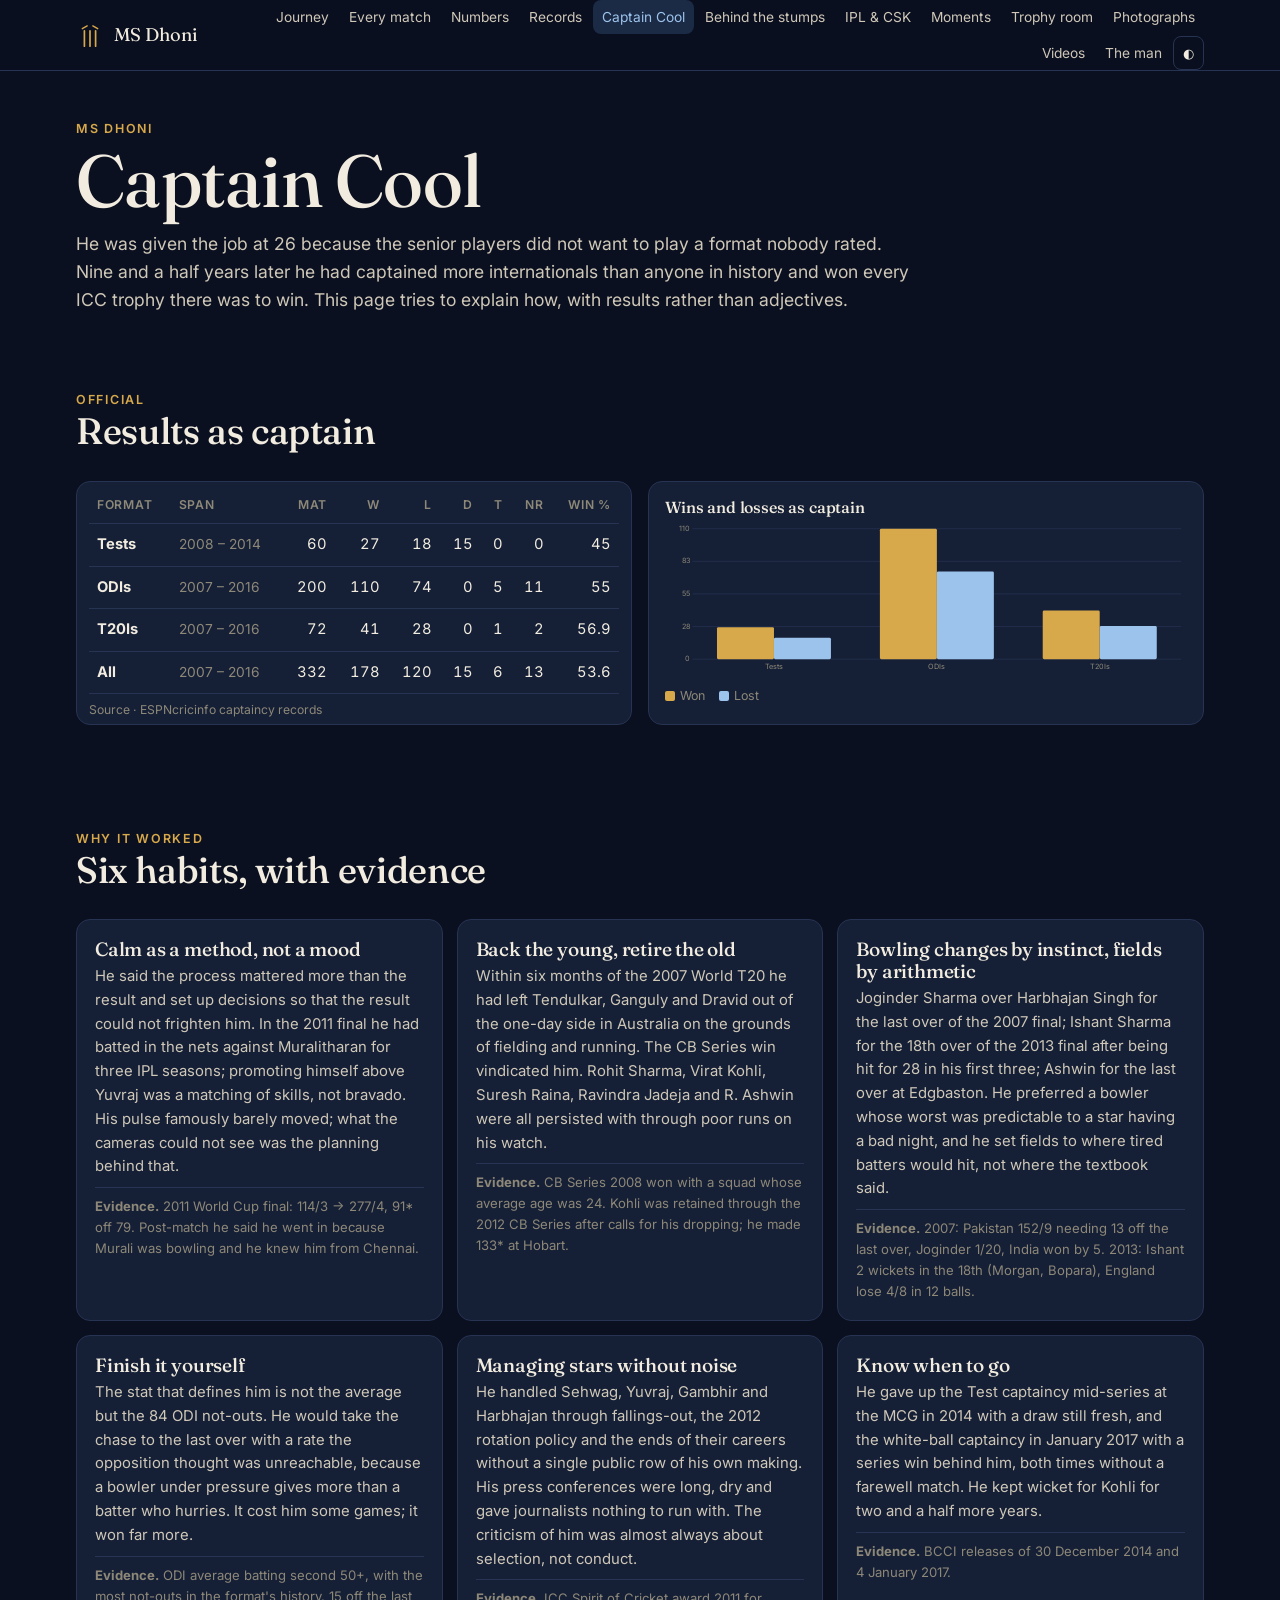
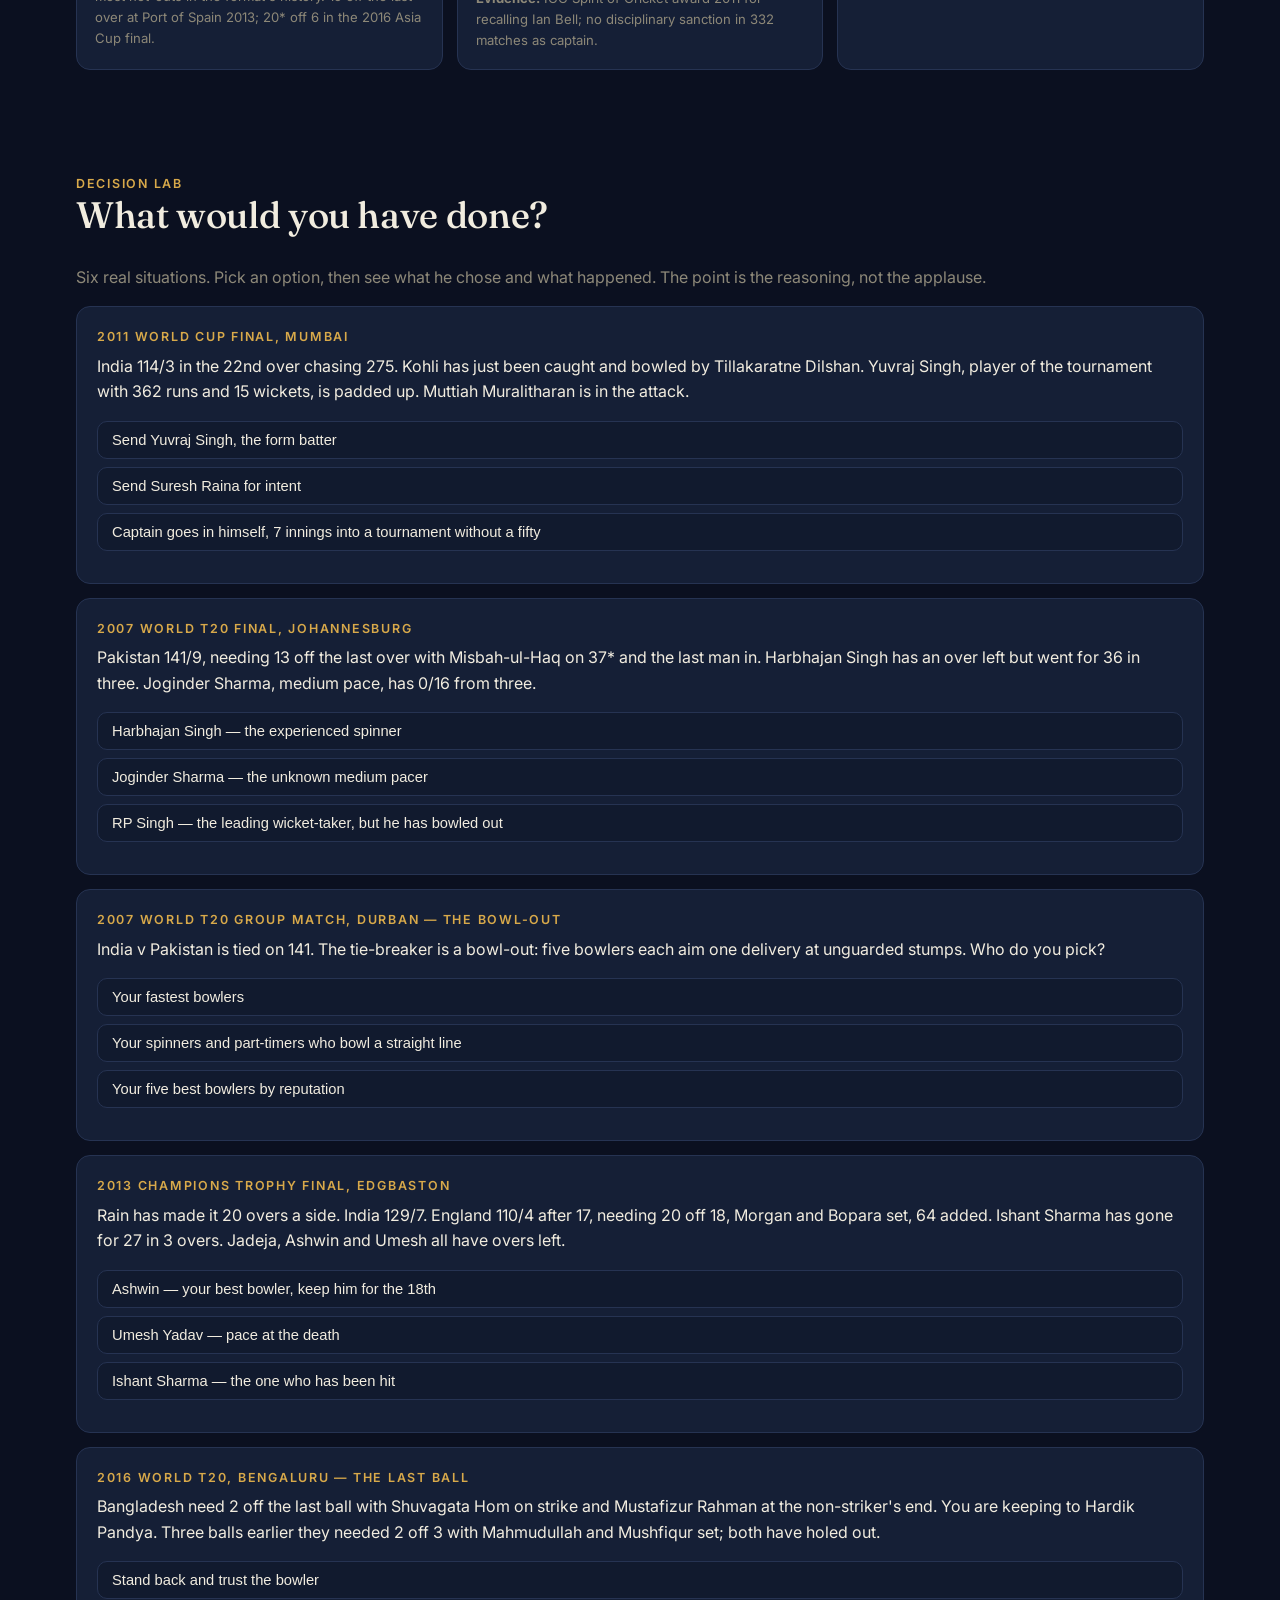
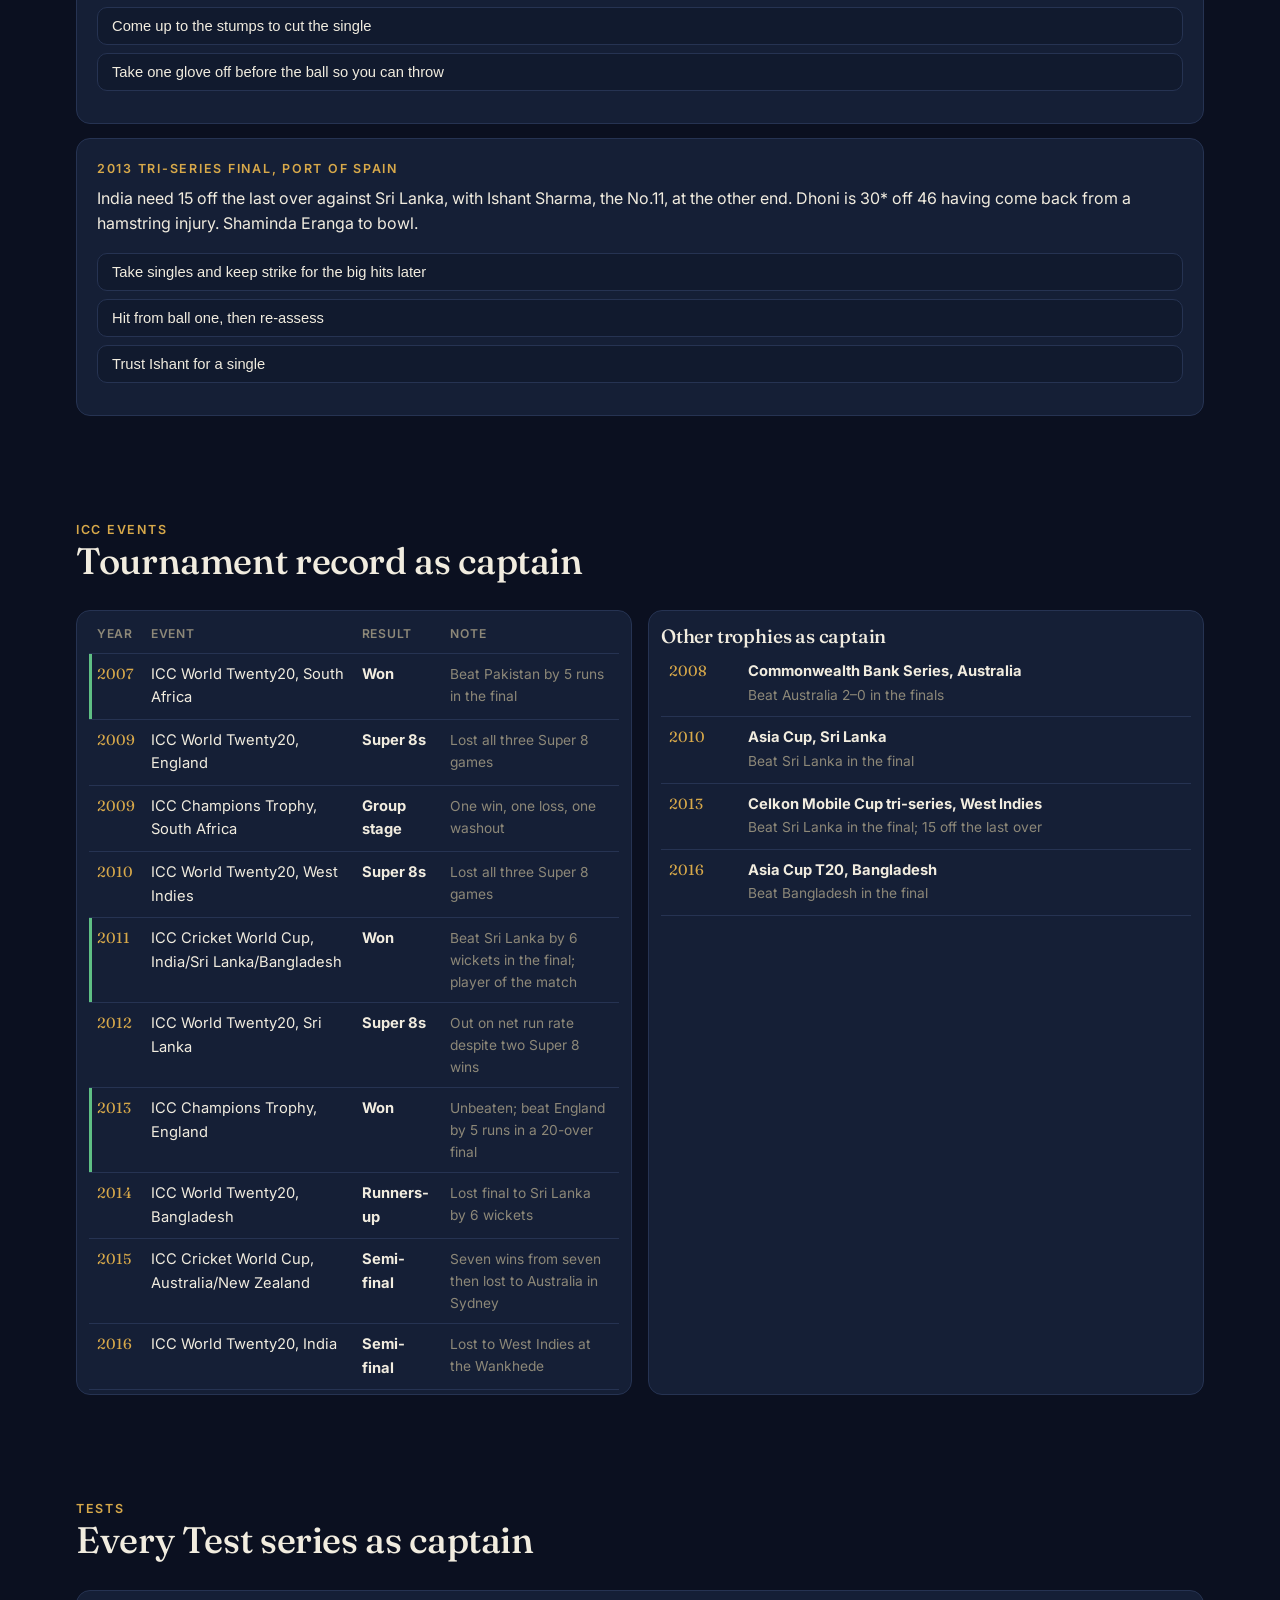
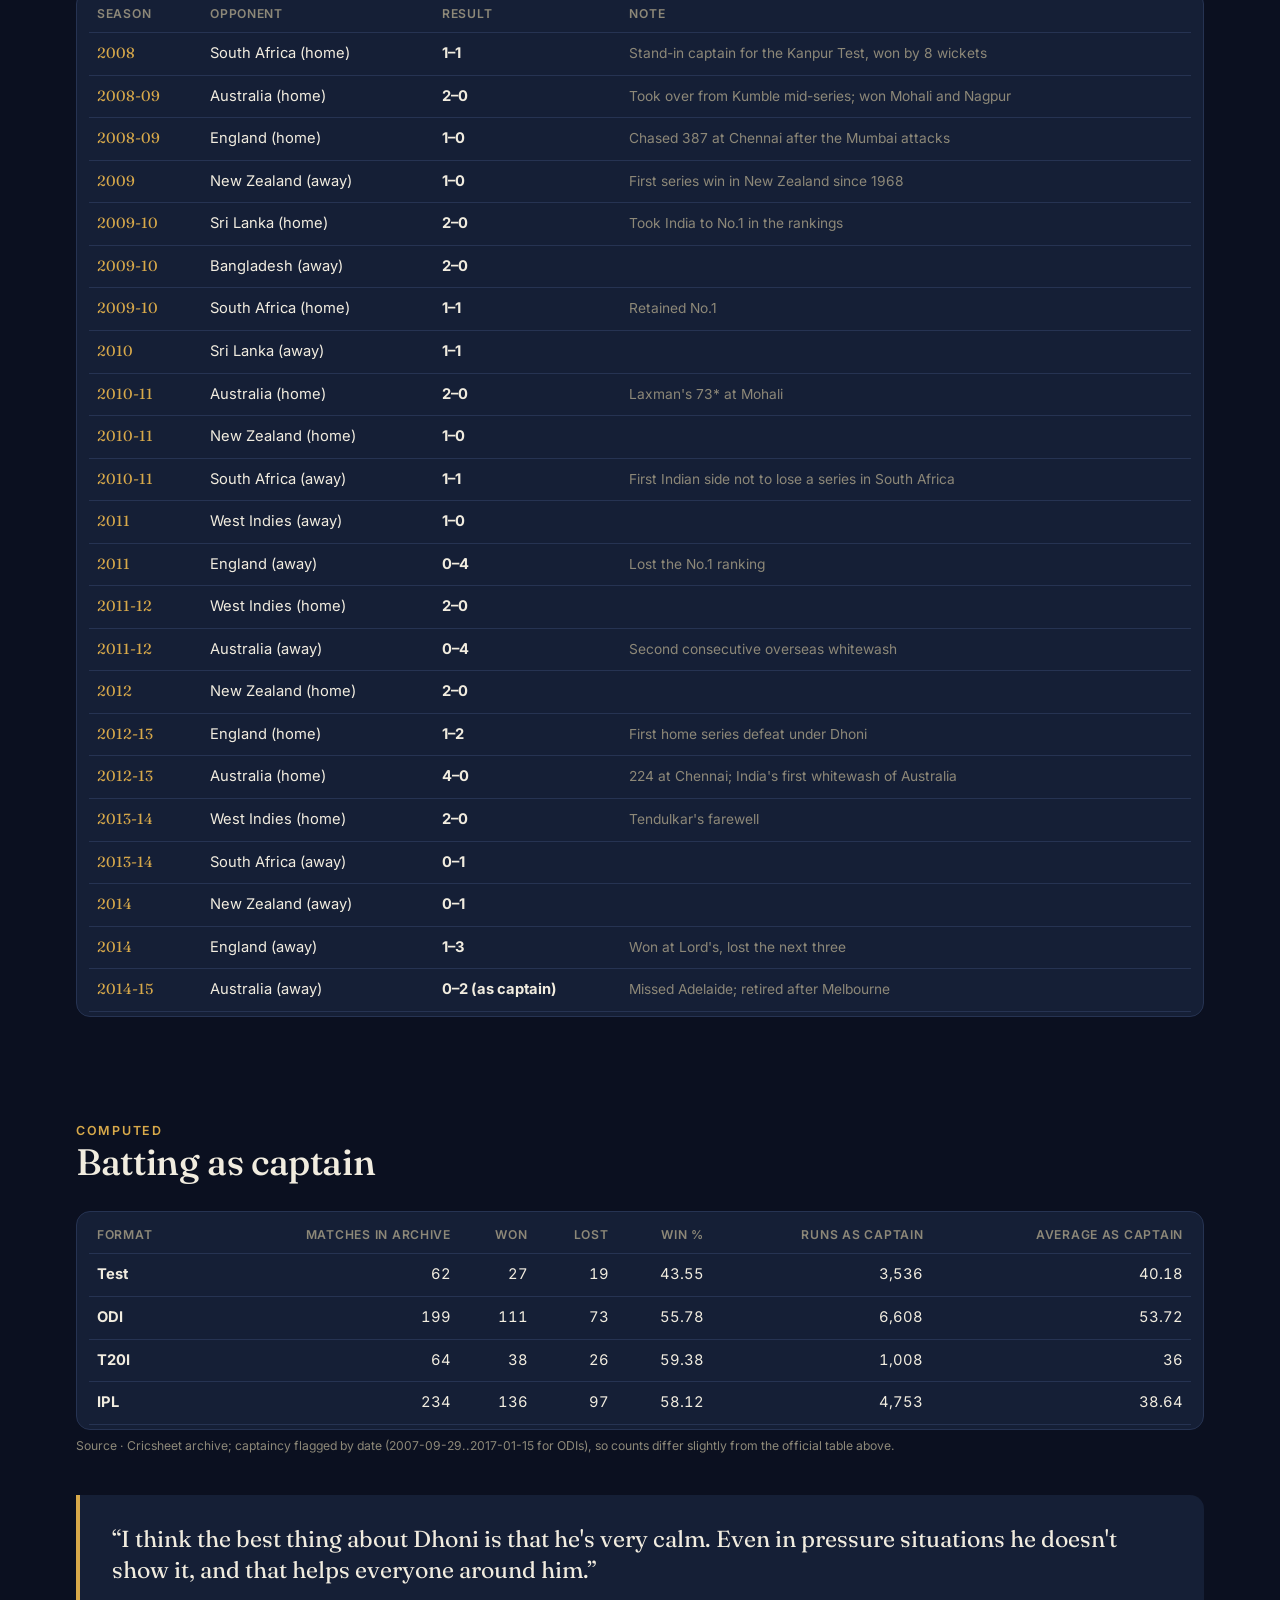
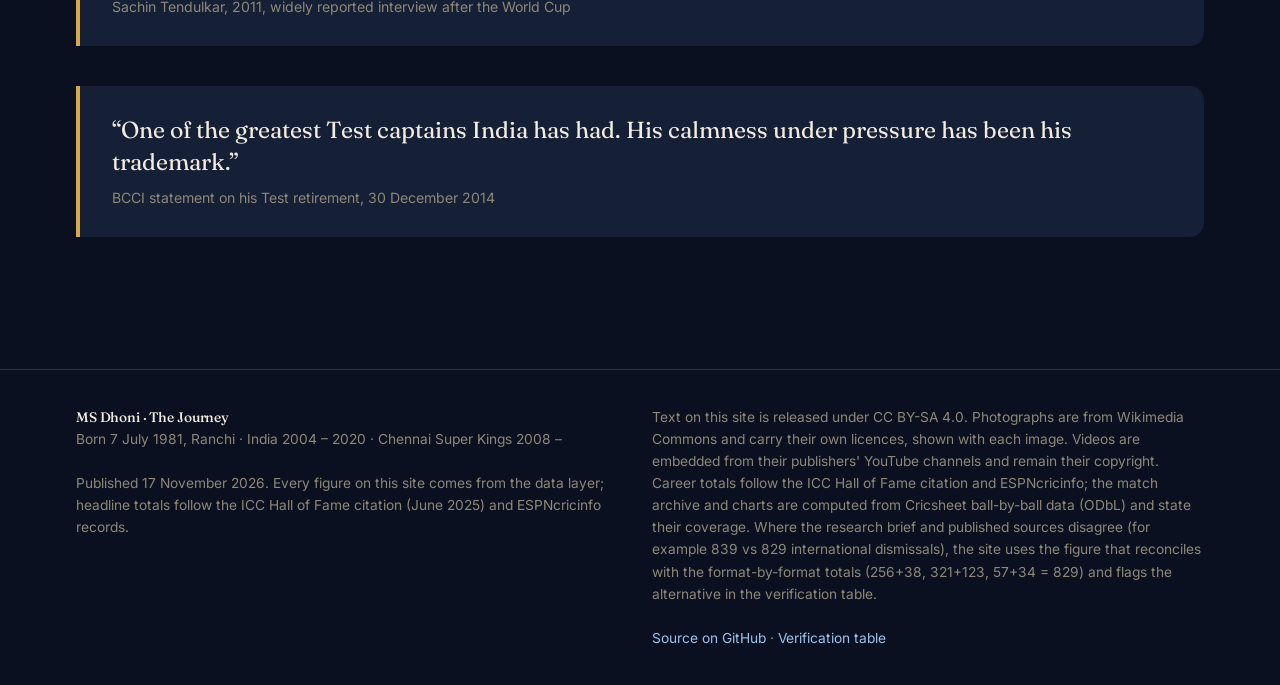
<file: captaincy.html>
<!doctype html><html lang="en"><head><meta charset="utf-8"><meta name="viewport" content="width=device-width,initial-scale=1">
<title>Captain Cool · MS Dhoni · The Journey</title><meta name="description" content="MS Dhoni as captain: results in Tests, ODIs and T20Is, ICC tournaments, every Test series, six leadership habits with evidence, and an interactive decision lab.">
<meta property="og:title" content="Captain Cool · MS Dhoni · The Journey"><meta property="og:description" content="MS Dhoni as captain: results in Tests, ODIs and T20Is, ICC tournaments, every Test series, six leadership habits with evidence, and an interactive decision lab.">
<link rel="preconnect" href="https://fonts.googleapis.com"><link href="https://fonts.googleapis.com/css2?family=Fraunces:opsz,wght@9..144,400;9..144,500&family=Inter:wght@400;500;600&display=swap" rel="stylesheet">
<link rel="stylesheet" href="/css/style.css"><link rel="icon" href="/assets/favicon.svg"></head>
<body><a class="skip" href="#main">Skip to content</a><header class="site" id="site-header"></header><main id="main" data-page="captaincy" data-title="Captain Cool"><div class="wrap"><div class="pagehead"><div class="eyebrow">MS Dhoni</div><h1>Captain Cool</h1><p class="lead" id="lead">MS Dhoni as captain: results in Tests, ODIs and T20Is, ICC tournaments, every Test series, six leadership habits with evidence, and an interactive decision lab.</p></div>
<div id="content"></div></div></main><footer class="site" id="site-footer"></footer><script src="/js/common.js"></script><script src="/js/pages.js"></script></body></html>
</file>
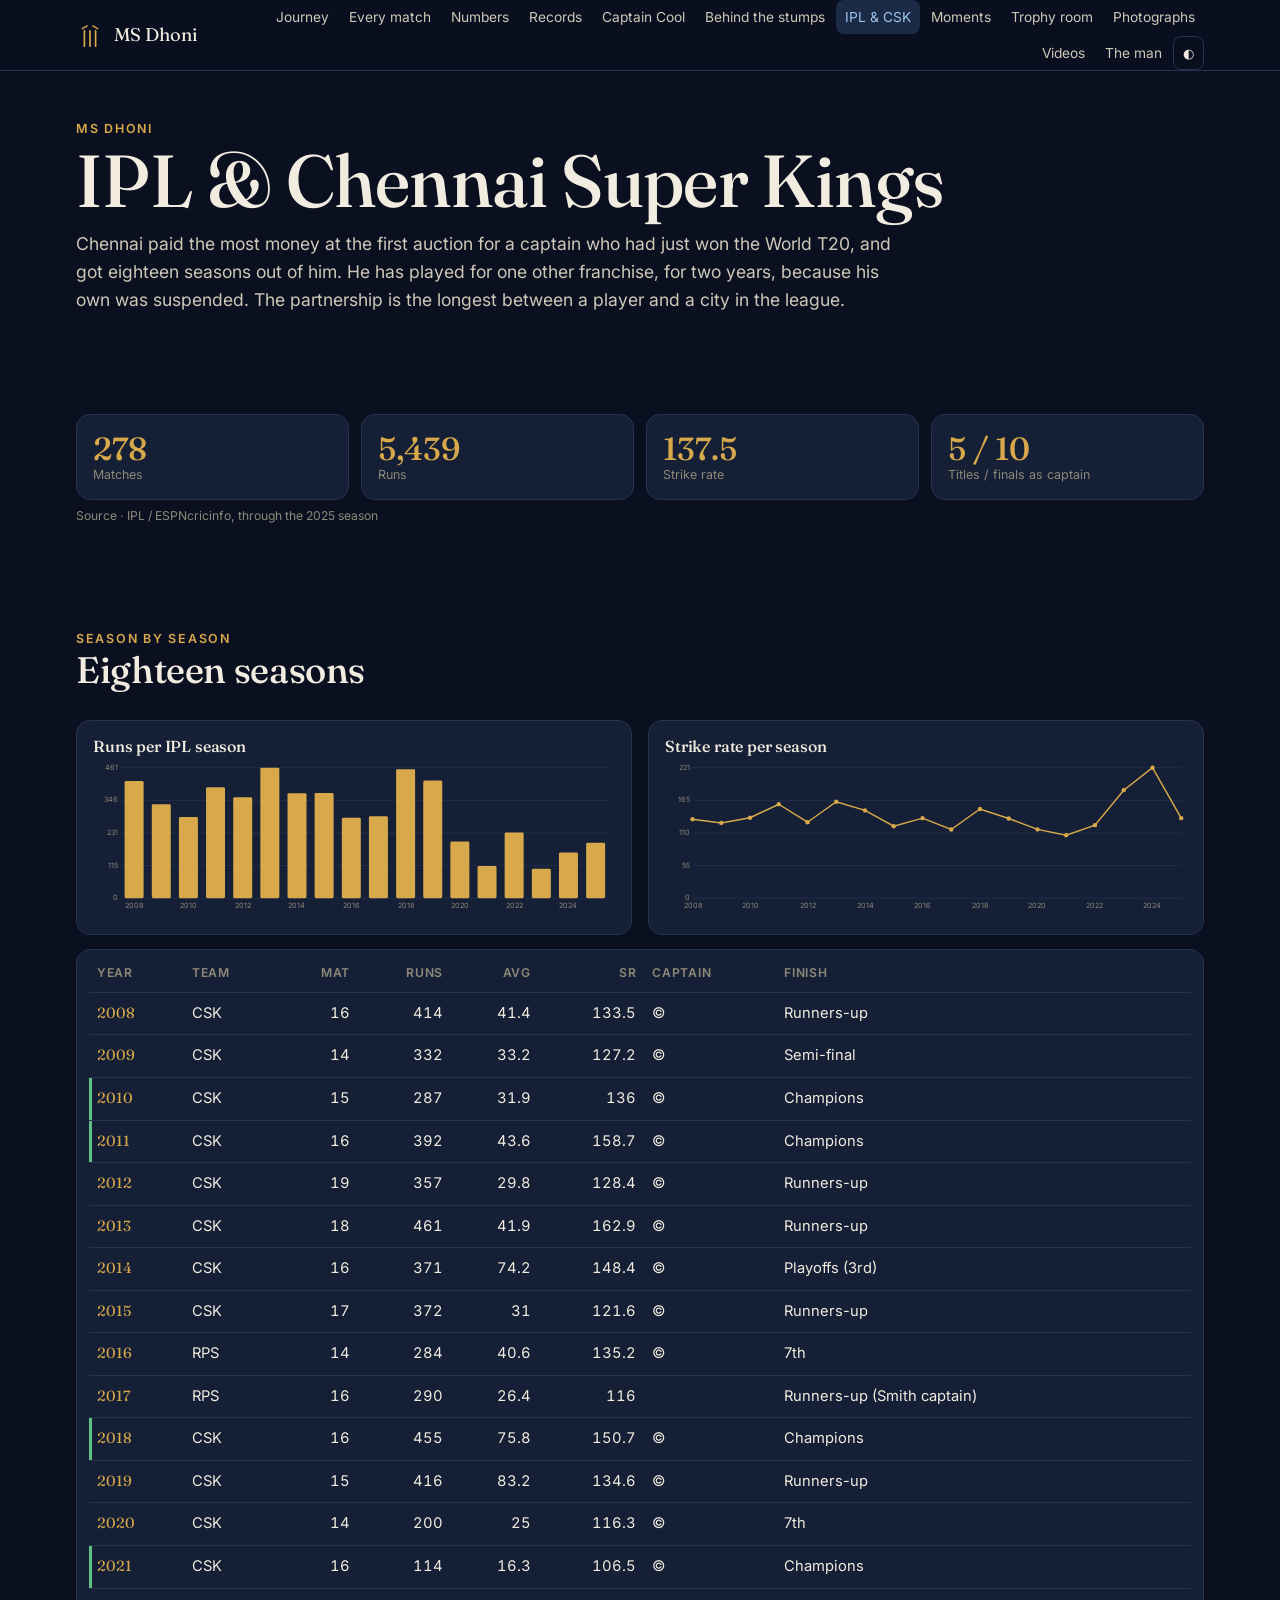
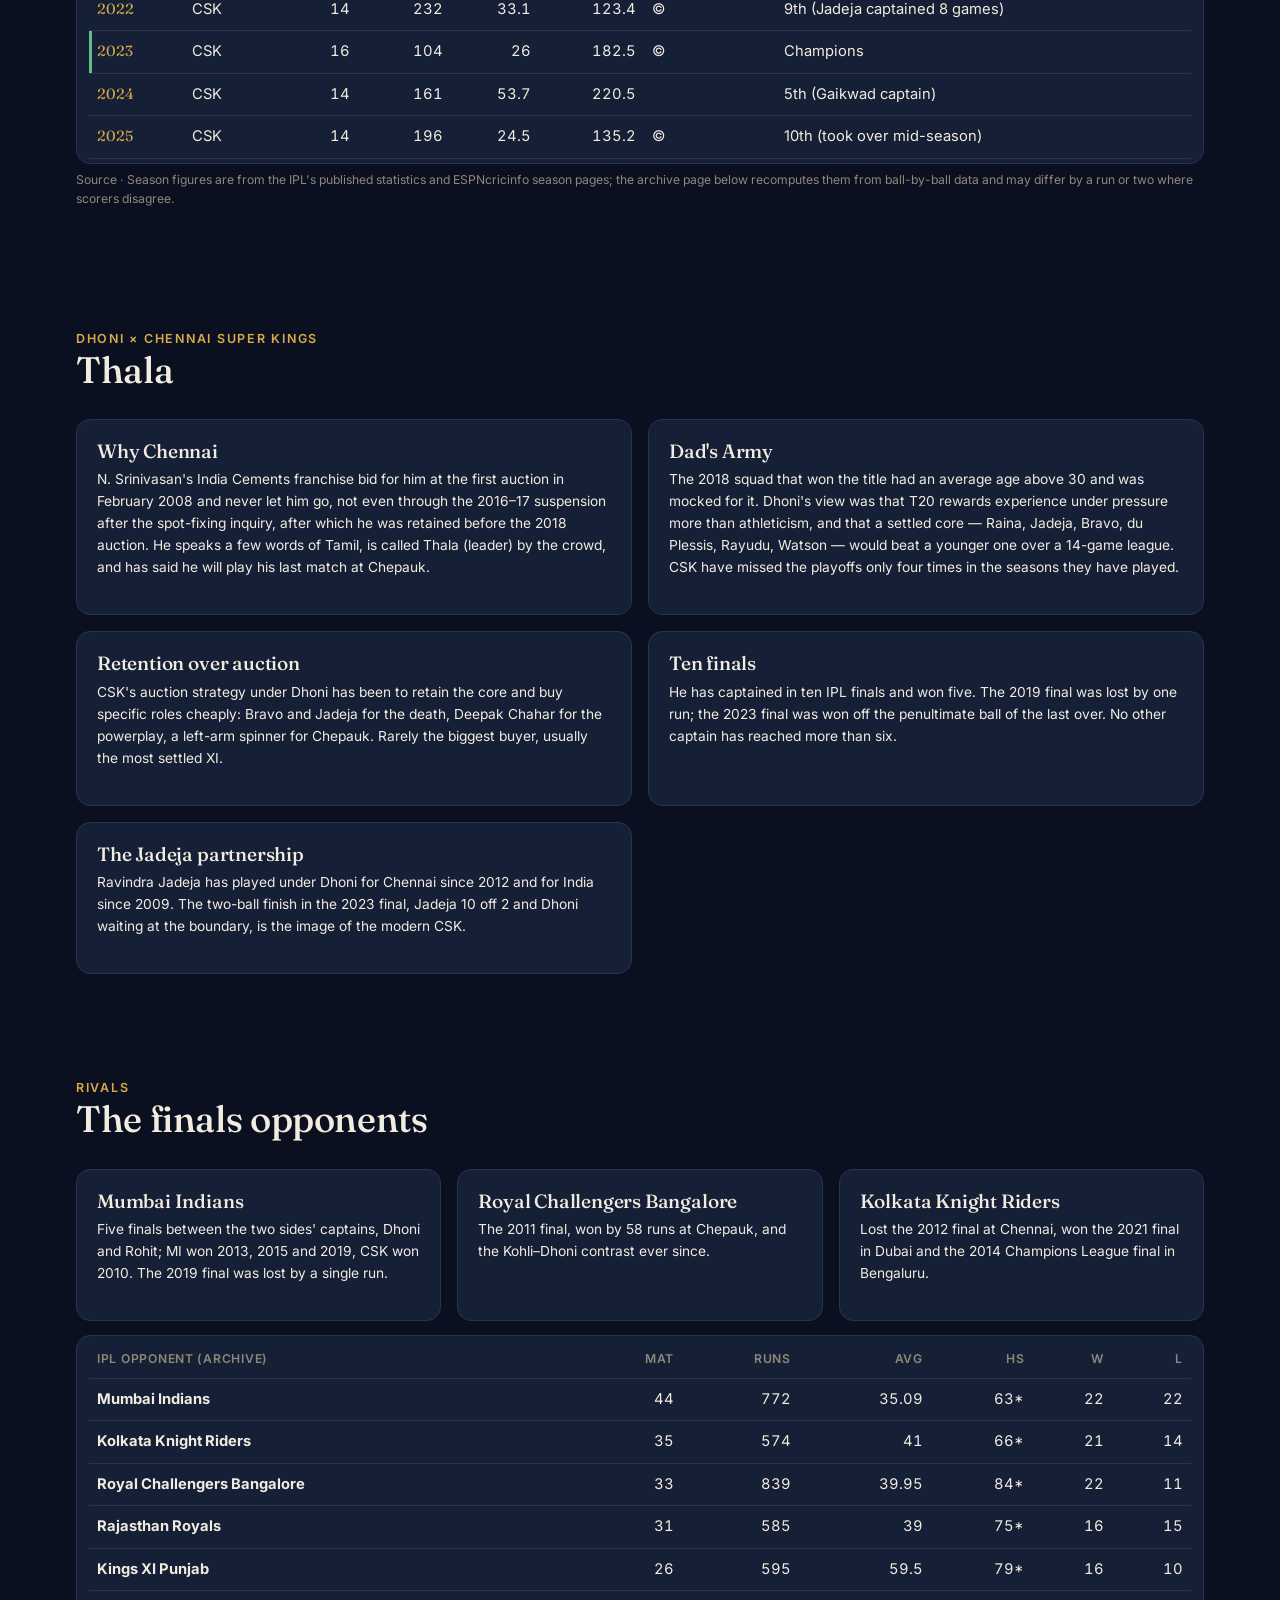
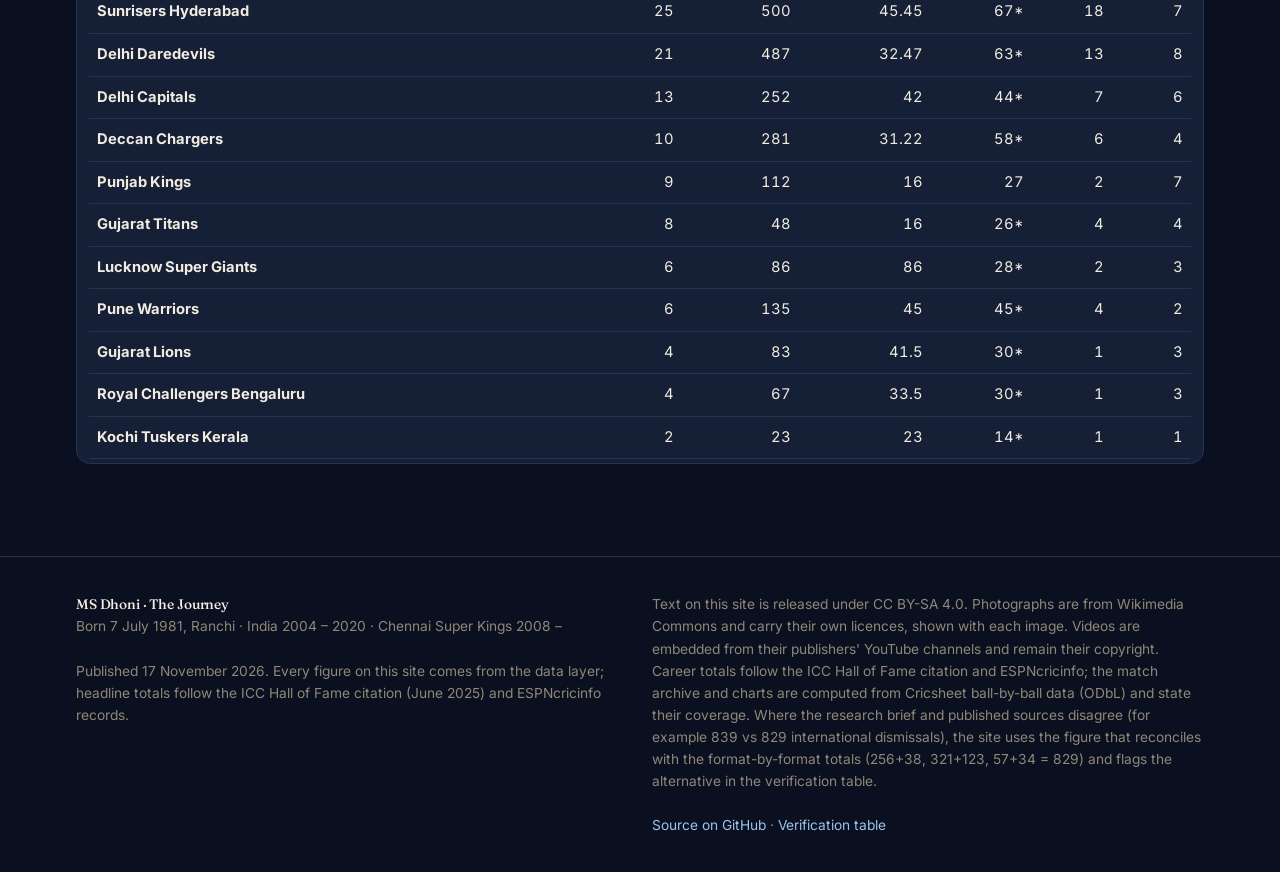
<file: ipl.html>
<!doctype html><html lang="en"><head><meta charset="utf-8"><meta name="viewport" content="width=device-width,initial-scale=1">
<title>IPL & Chennai Super Kings · MS Dhoni · The Journey</title><meta name="description" content="MS Dhoni in the IPL: 18 seasons, 278 matches, 5,439 runs, five titles and ten finals as captain of Chennai Super Kings.">
<meta property="og:title" content="IPL & Chennai Super Kings · MS Dhoni · The Journey"><meta property="og:description" content="MS Dhoni in the IPL: 18 seasons, 278 matches, 5,439 runs, five titles and ten finals as captain of Chennai Super Kings.">
<link rel="preconnect" href="https://fonts.googleapis.com"><link href="https://fonts.googleapis.com/css2?family=Fraunces:opsz,wght@9..144,400;9..144,500&family=Inter:wght@400;500;600&display=swap" rel="stylesheet">
<link rel="stylesheet" href="/css/style.css"><link rel="icon" href="/assets/favicon.svg"></head>
<body><a class="skip" href="#main">Skip to content</a><header class="site" id="site-header"></header><main id="main" data-page="ipl" data-title="IPL & Chennai Super Kings"><div class="wrap"><div class="pagehead"><div class="eyebrow">MS Dhoni</div><h1>IPL & Chennai Super Kings</h1><p class="lead" id="lead">MS Dhoni in the IPL: 18 seasons, 278 matches, 5,439 runs, five titles and ten finals as captain of Chennai Super Kings.</p></div>
<div id="content"></div></div></main><footer class="site" id="site-footer"></footer><script src="/js/common.js"></script><script src="/js/pages.js"></script></body></html>
</file>
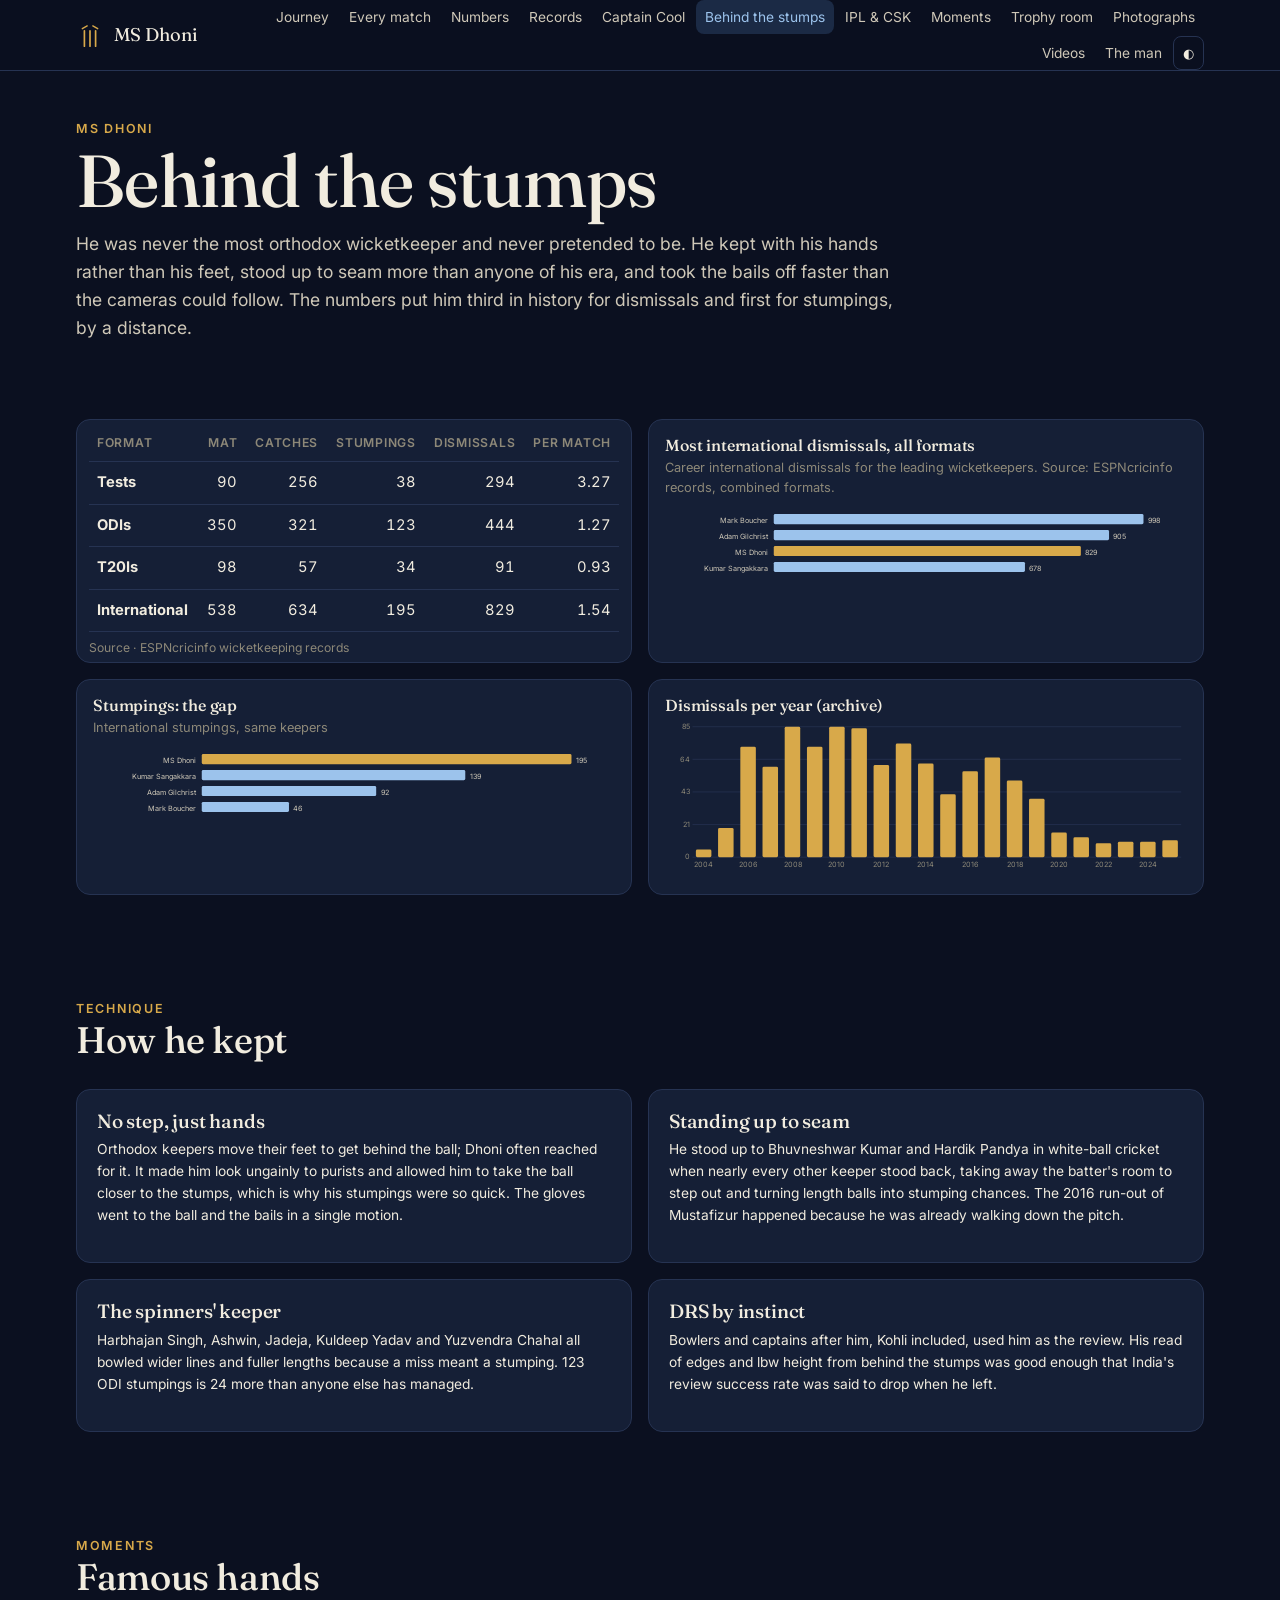
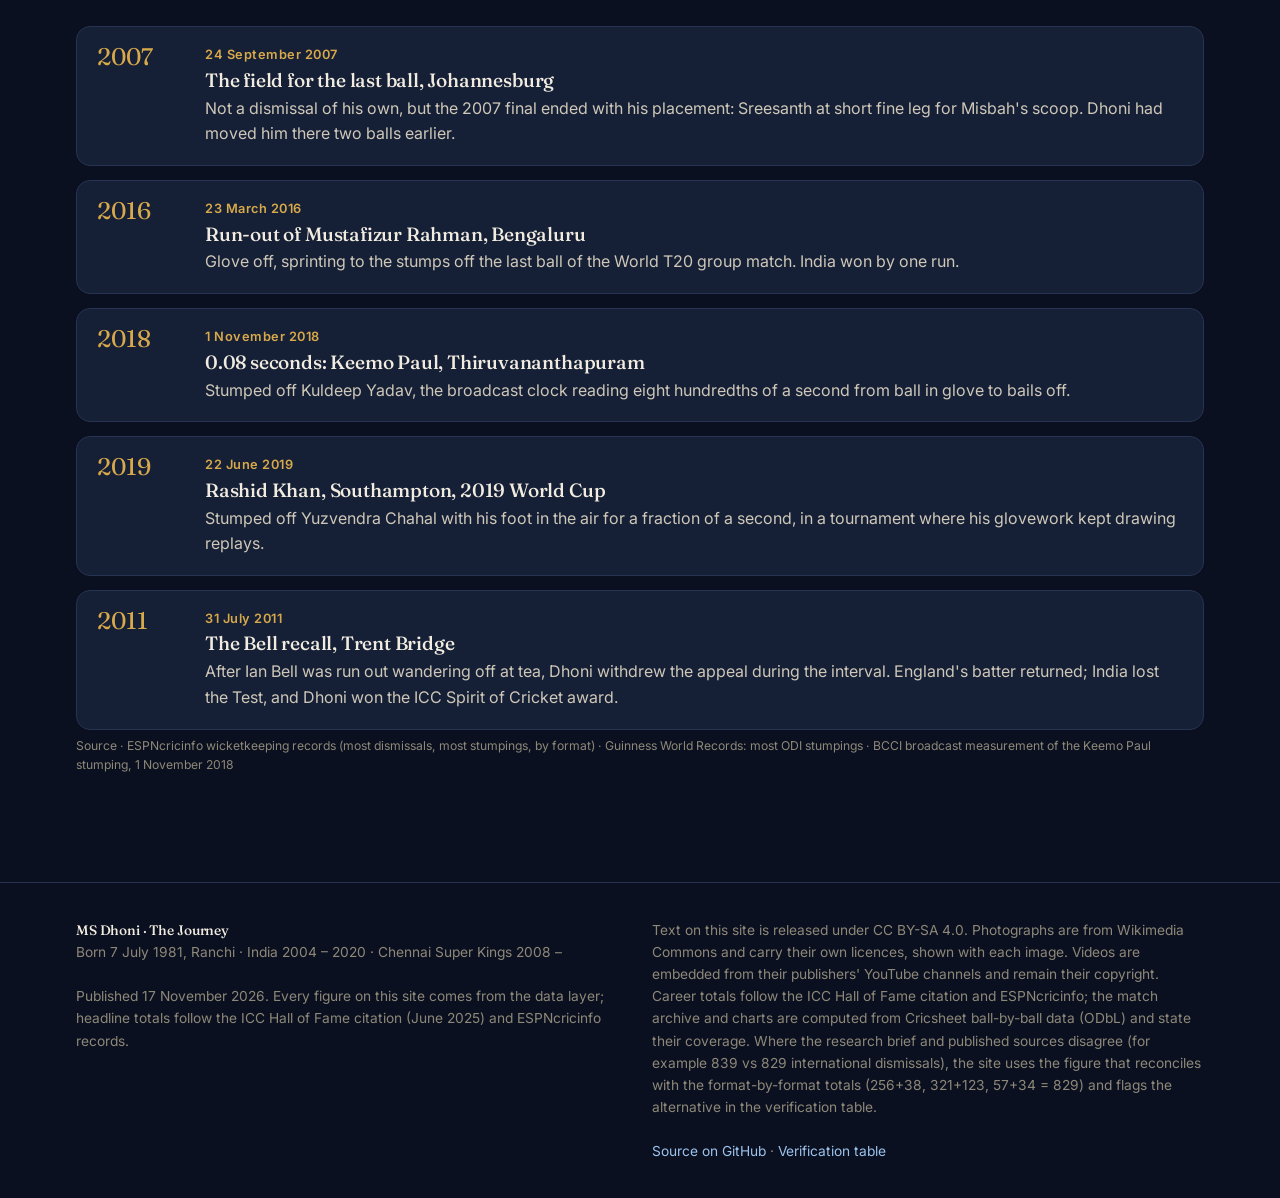
<file: keeping.html>
<!doctype html><html lang="en"><head><meta charset="utf-8"><meta name="viewport" content="width=device-width,initial-scale=1">
<title>Behind the stumps · MS Dhoni · The Journey</title><meta name="description" content="MS Dhoni the wicketkeeper: 829 international dismissals, 195 stumpings, comparison with Boucher, Gilchrist and Sangakkara, technique and famous moments.">
<meta property="og:title" content="Behind the stumps · MS Dhoni · The Journey"><meta property="og:description" content="MS Dhoni the wicketkeeper: 829 international dismissals, 195 stumpings, comparison with Boucher, Gilchrist and Sangakkara, technique and famous moments.">
<link rel="preconnect" href="https://fonts.googleapis.com"><link href="https://fonts.googleapis.com/css2?family=Fraunces:opsz,wght@9..144,400;9..144,500&family=Inter:wght@400;500;600&display=swap" rel="stylesheet">
<link rel="stylesheet" href="/css/style.css"><link rel="icon" href="/assets/favicon.svg"></head>
<body><a class="skip" href="#main">Skip to content</a><header class="site" id="site-header"></header><main id="main" data-page="keeping" data-title="Behind the stumps"><div class="wrap"><div class="pagehead"><div class="eyebrow">MS Dhoni</div><h1>Behind the stumps</h1><p class="lead" id="lead">MS Dhoni the wicketkeeper: 829 international dismissals, 195 stumpings, comparison with Boucher, Gilchrist and Sangakkara, technique and famous moments.</p></div>
<div id="content"></div></div></main><footer class="site" id="site-footer"></footer><script src="/js/common.js"></script><script src="/js/pages.js"></script></body></html>
</file>
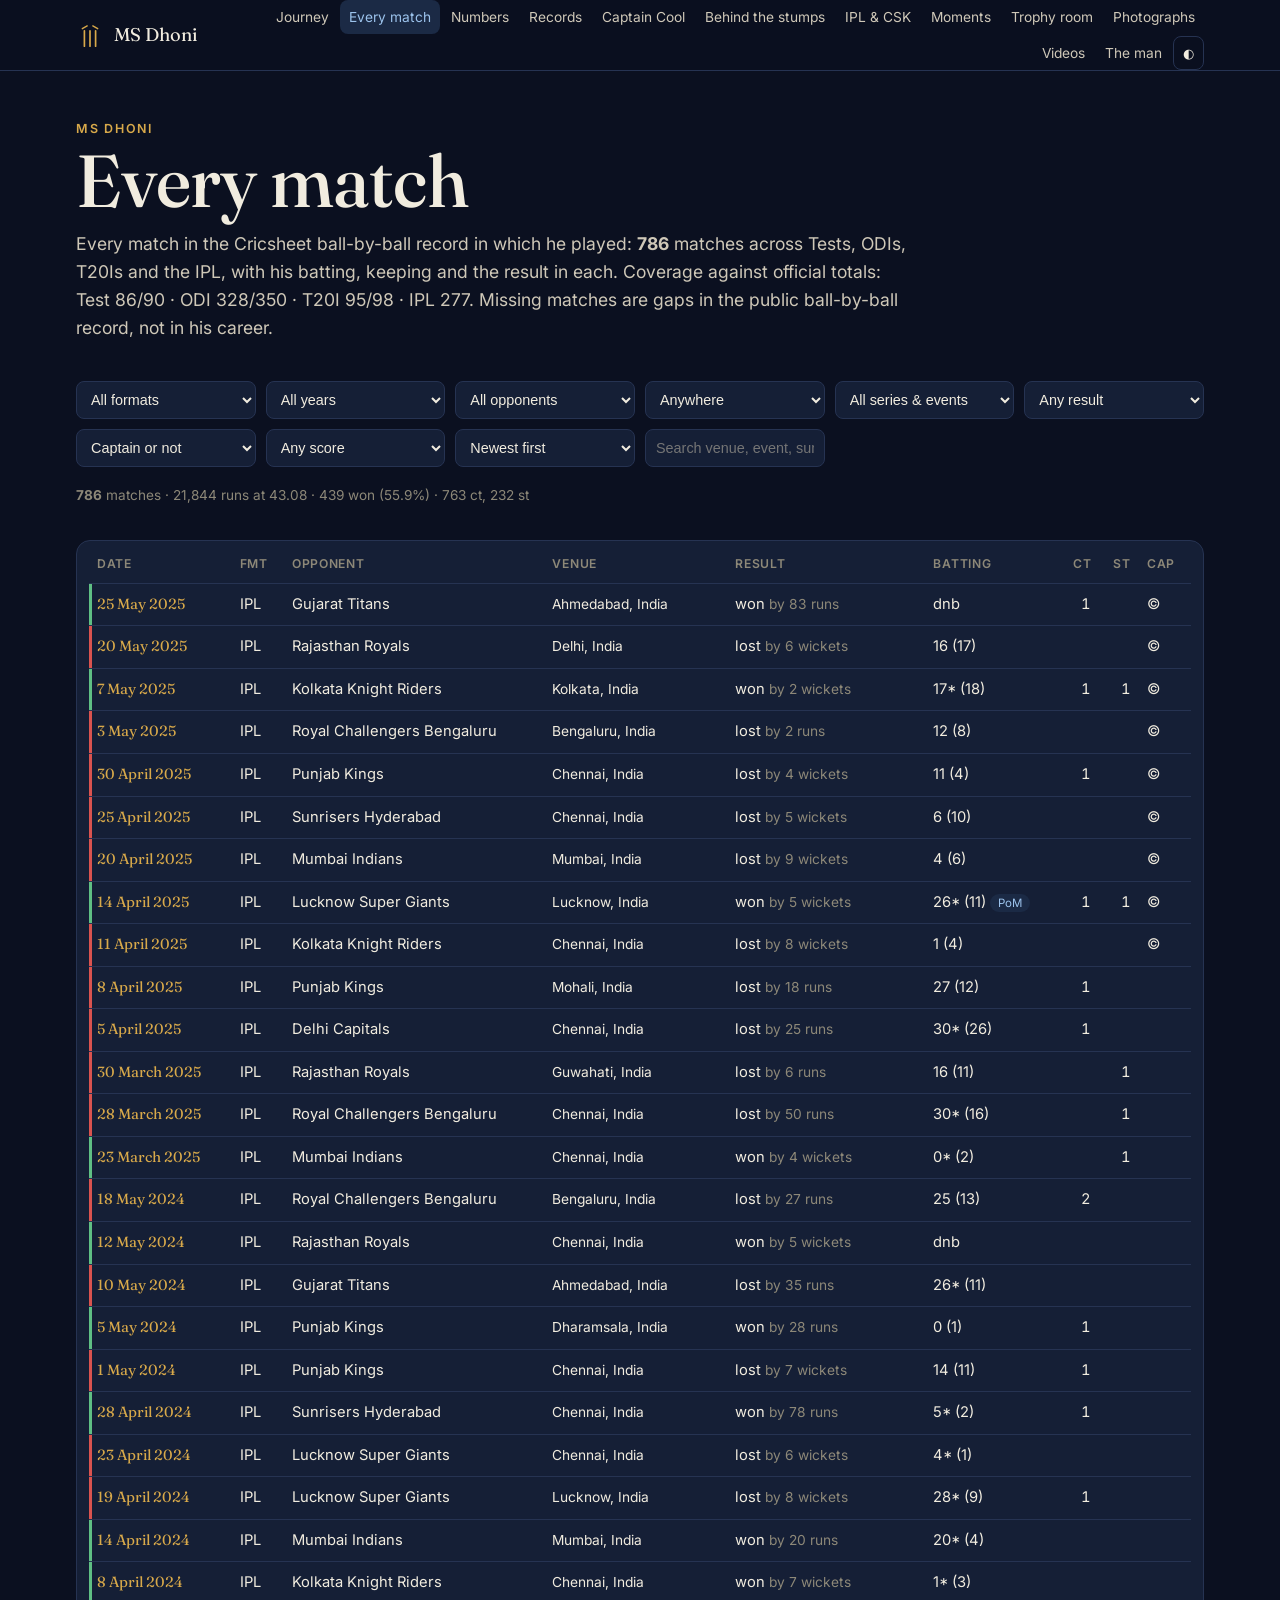
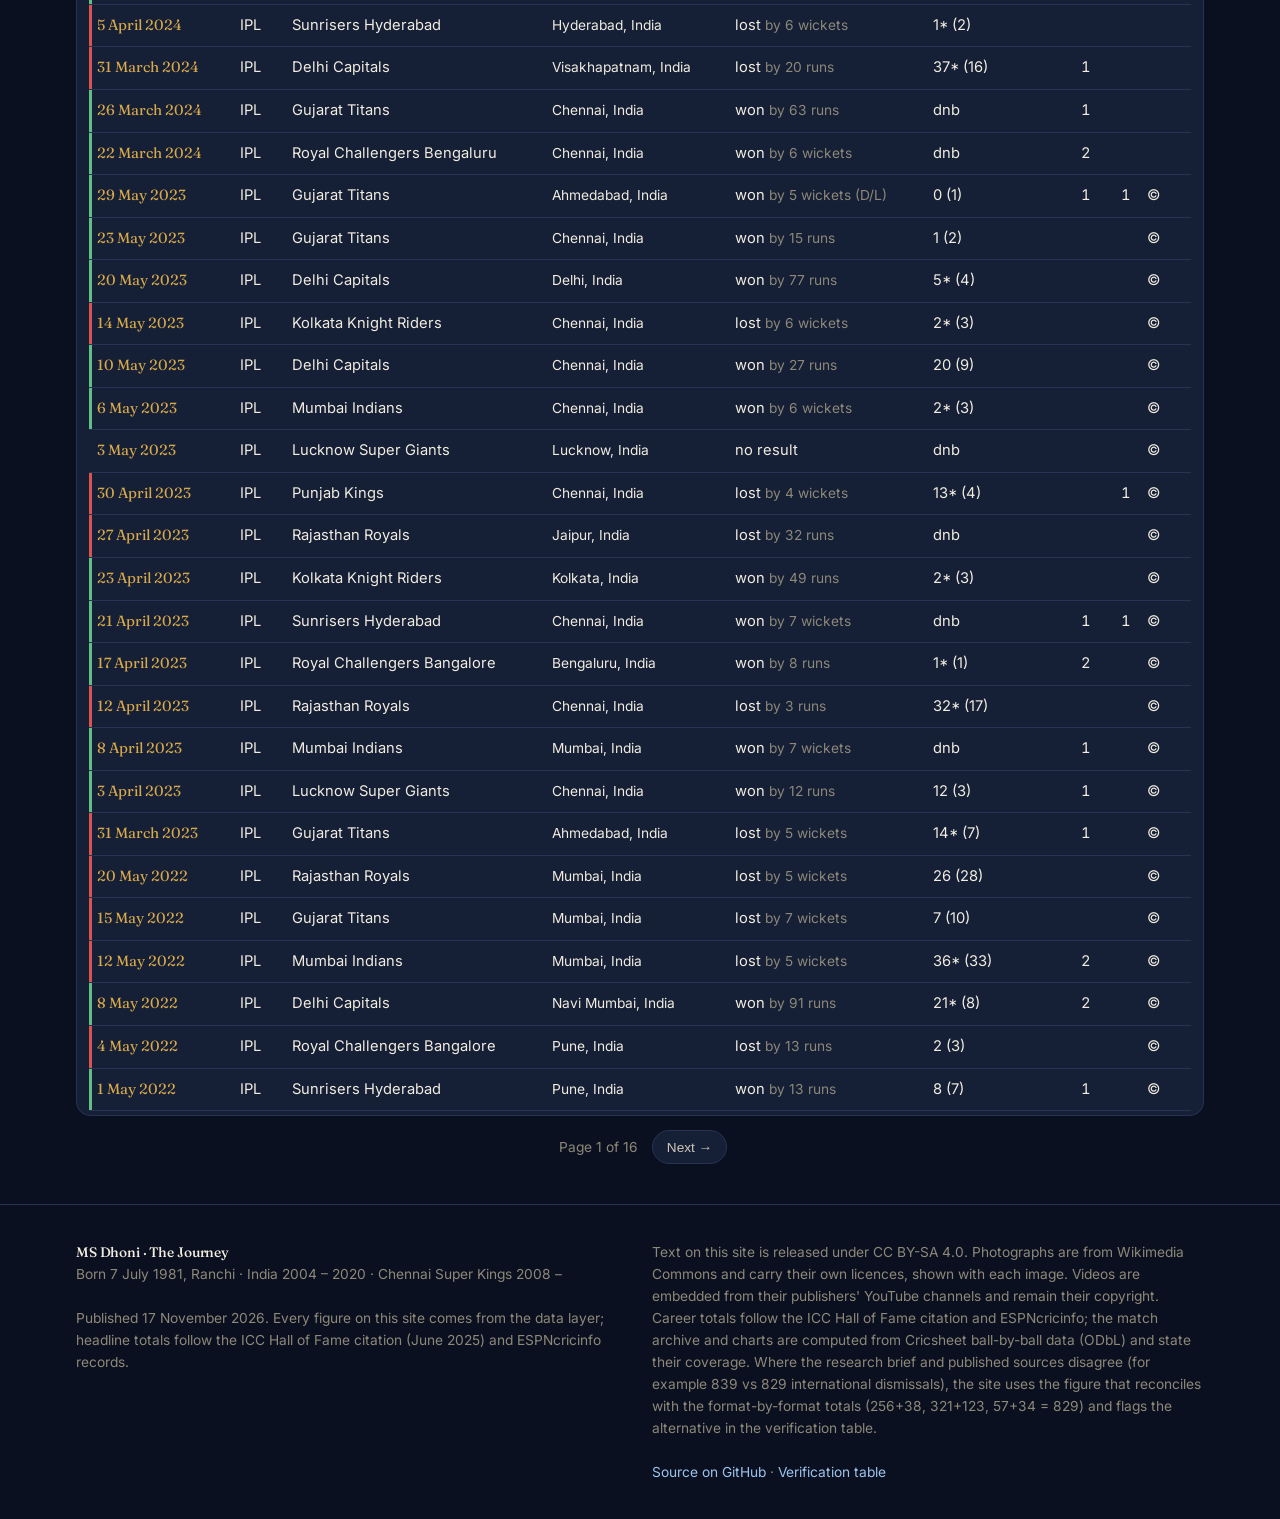
<file: matches.html>
<!doctype html><html lang="en"><head><meta charset="utf-8"><meta name="viewport" content="width=device-width,initial-scale=1">
<title>Every match · MS Dhoni · The Journey</title><meta name="description" content="Every Test, ODI, T20I and IPL match MS Dhoni played, from ball-by-ball data: his runs, catches, stumpings and the result, filterable by format, year, opponent, venue and captaincy.">
<meta property="og:title" content="Every match · MS Dhoni · The Journey"><meta property="og:description" content="Every Test, ODI, T20I and IPL match MS Dhoni played, from ball-by-ball data: his runs, catches, stumpings and the result, filterable by format, year, opponent, venue and captaincy.">
<link rel="preconnect" href="https://fonts.googleapis.com"><link href="https://fonts.googleapis.com/css2?family=Fraunces:opsz,wght@9..144,400;9..144,500&family=Inter:wght@400;500;600&display=swap" rel="stylesheet">
<link rel="stylesheet" href="/css/style.css"><link rel="icon" href="/assets/favicon.svg"></head>
<body><a class="skip" href="#main">Skip to content</a><header class="site" id="site-header"></header><main id="main" data-page="matches" data-title="Every match"><div class="wrap"><div class="pagehead"><div class="eyebrow">MS Dhoni</div><h1>Every match</h1><p class="lead" id="lead">Every Test, ODI, T20I and IPL match MS Dhoni played, from ball-by-ball data: his runs, catches, stumpings and the result, filterable by format, year, opponent, venue and captaincy.</p></div>
<div class="controls" id="controls"></div><div class="count" id="count"></div><div class="filters" id="filters"></div><div id="content"></div></div></main><footer class="site" id="site-footer"></footer><script src="/js/common.js"></script><script src="/js/pages.js"></script></body></html>
</file>
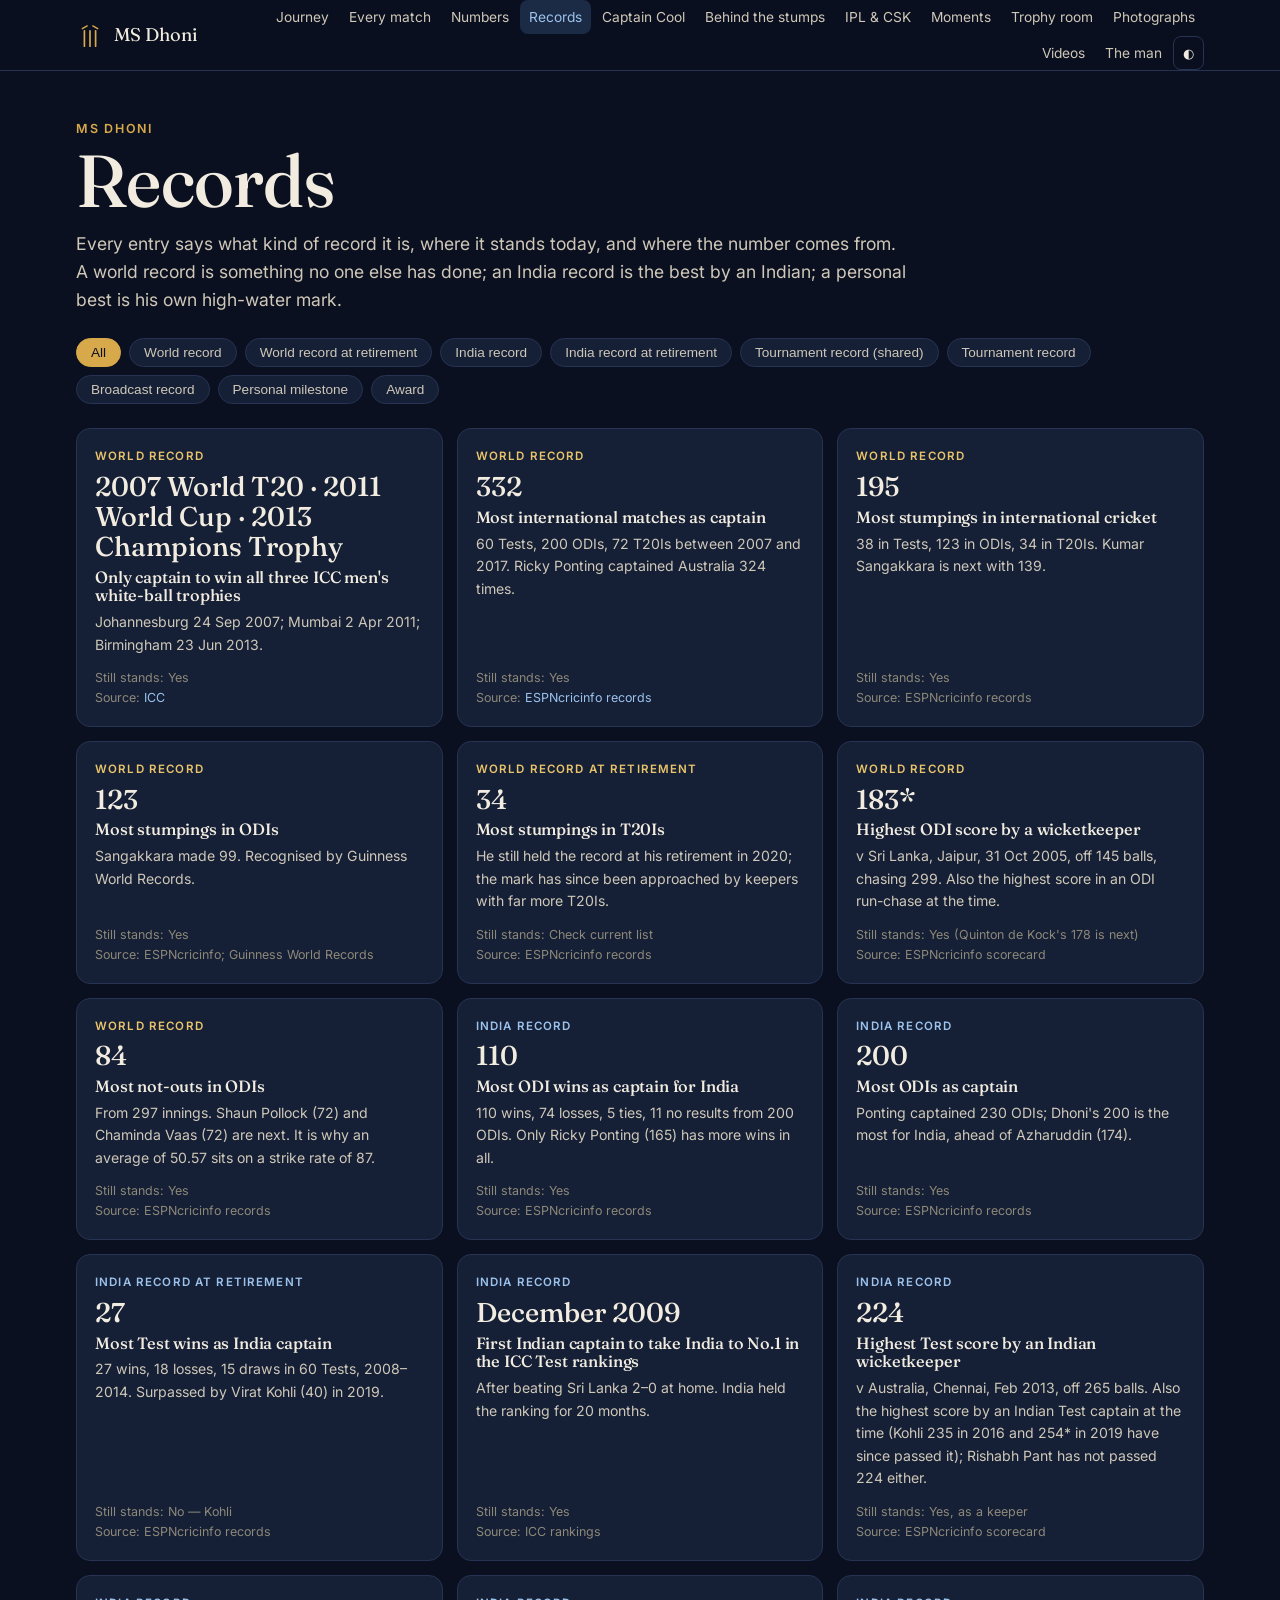
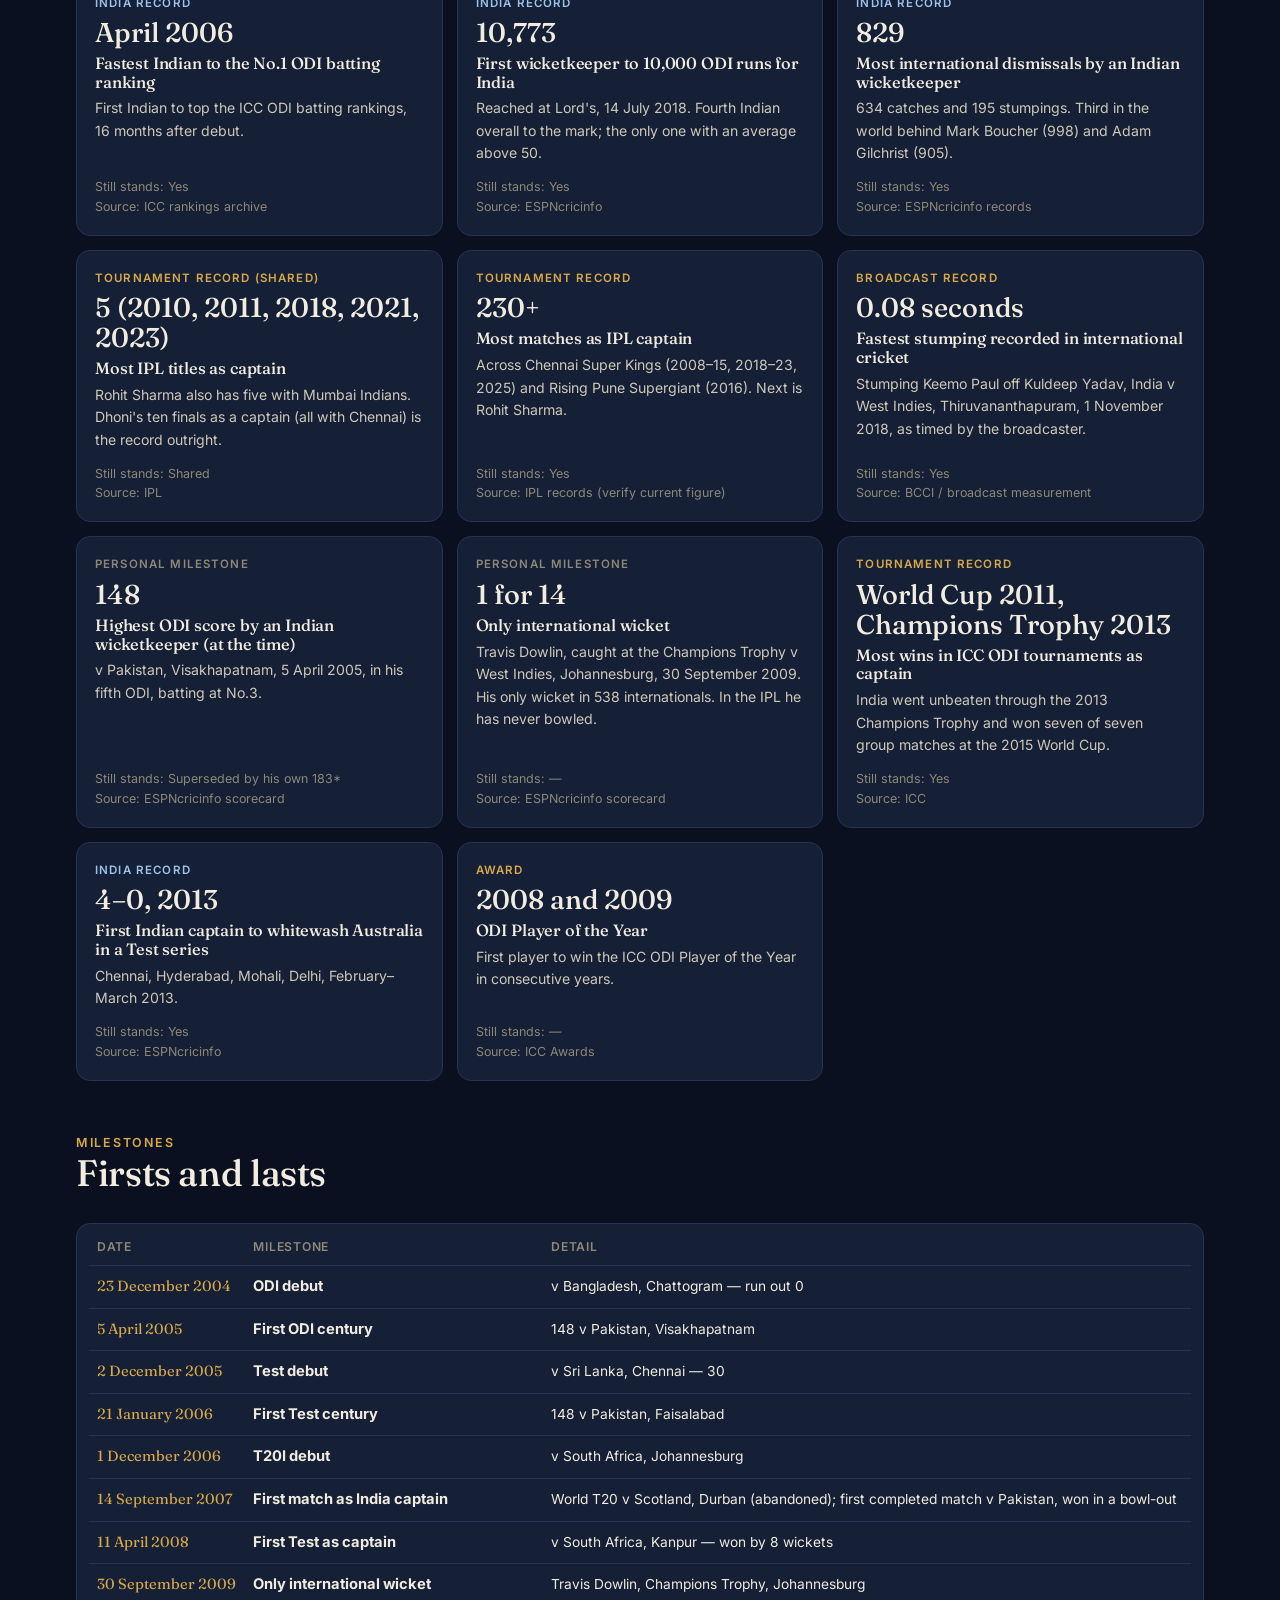
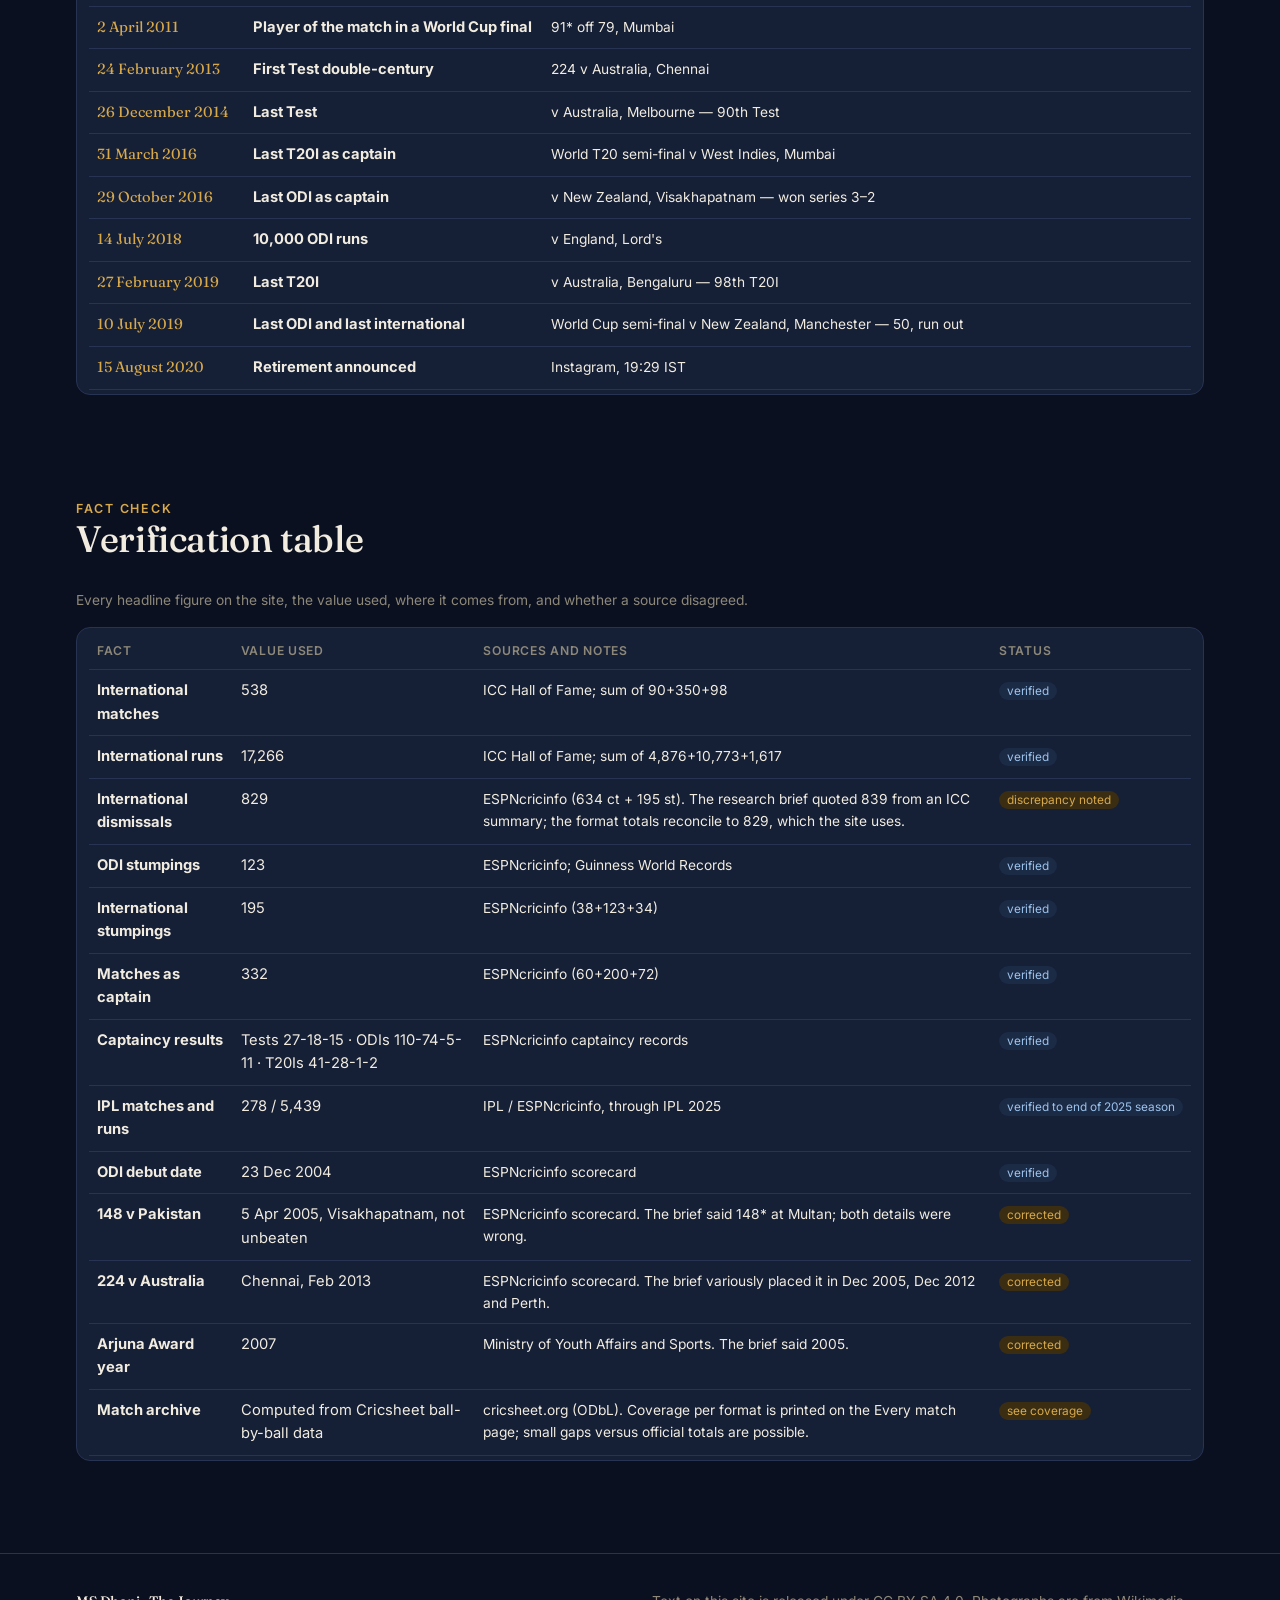
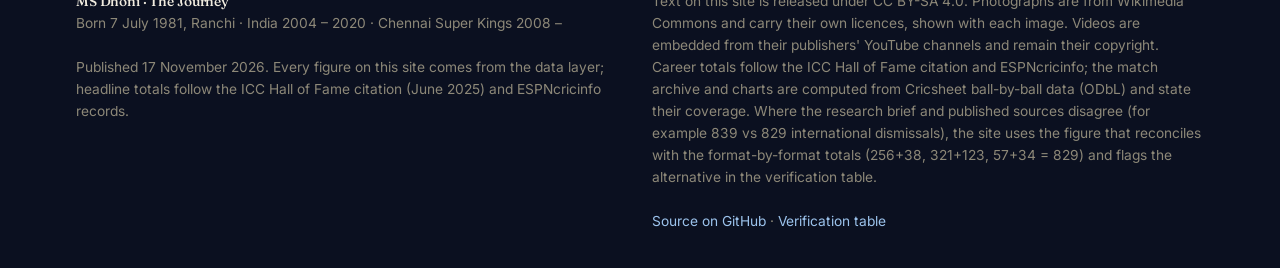
<file: records.html>
<!doctype html><html lang="en"><head><meta charset="utf-8"><meta name="viewport" content="width=device-width,initial-scale=1">
<title>Records · MS Dhoni · The Journey</title><meta name="description" content="MS Dhoni records: world records, India records, personal bests and milestones, each with its status and source, plus the data verification table.">
<meta property="og:title" content="Records · MS Dhoni · The Journey"><meta property="og:description" content="MS Dhoni records: world records, India records, personal bests and milestones, each with its status and source, plus the data verification table.">
<link rel="preconnect" href="https://fonts.googleapis.com"><link href="https://fonts.googleapis.com/css2?family=Fraunces:opsz,wght@9..144,400;9..144,500&family=Inter:wght@400;500;600&display=swap" rel="stylesheet">
<link rel="stylesheet" href="/css/style.css"><link rel="icon" href="/assets/favicon.svg"></head>
<body><a class="skip" href="#main">Skip to content</a><header class="site" id="site-header"></header><main id="main" data-page="records" data-title="Records"><div class="wrap"><div class="pagehead"><div class="eyebrow">MS Dhoni</div><h1>Records</h1><p class="lead" id="lead">MS Dhoni records: world records, India records, personal bests and milestones, each with its status and source, plus the data verification table.</p></div>
<div class="filters" id="filters"></div><div id="content"></div><section><div class="section-head"><div><div class="eyebrow">Milestones</div><h2>Firsts and lasts</h2></div></div><div id="milestones"></div></section><section id="verification"><div class="section-head"><div><div class="eyebrow">Fact check</div><h2>Verification table</h2></div></div><p class="muted small">Every headline figure on the site, the value used, where it comes from, and whether a source disagreed.</p><div id="verification-tbl"></div></section></div></main><footer class="site" id="site-footer"></footer><script src="/js/common.js"></script><script src="/js/pages.js"></script></body></html>
</file>
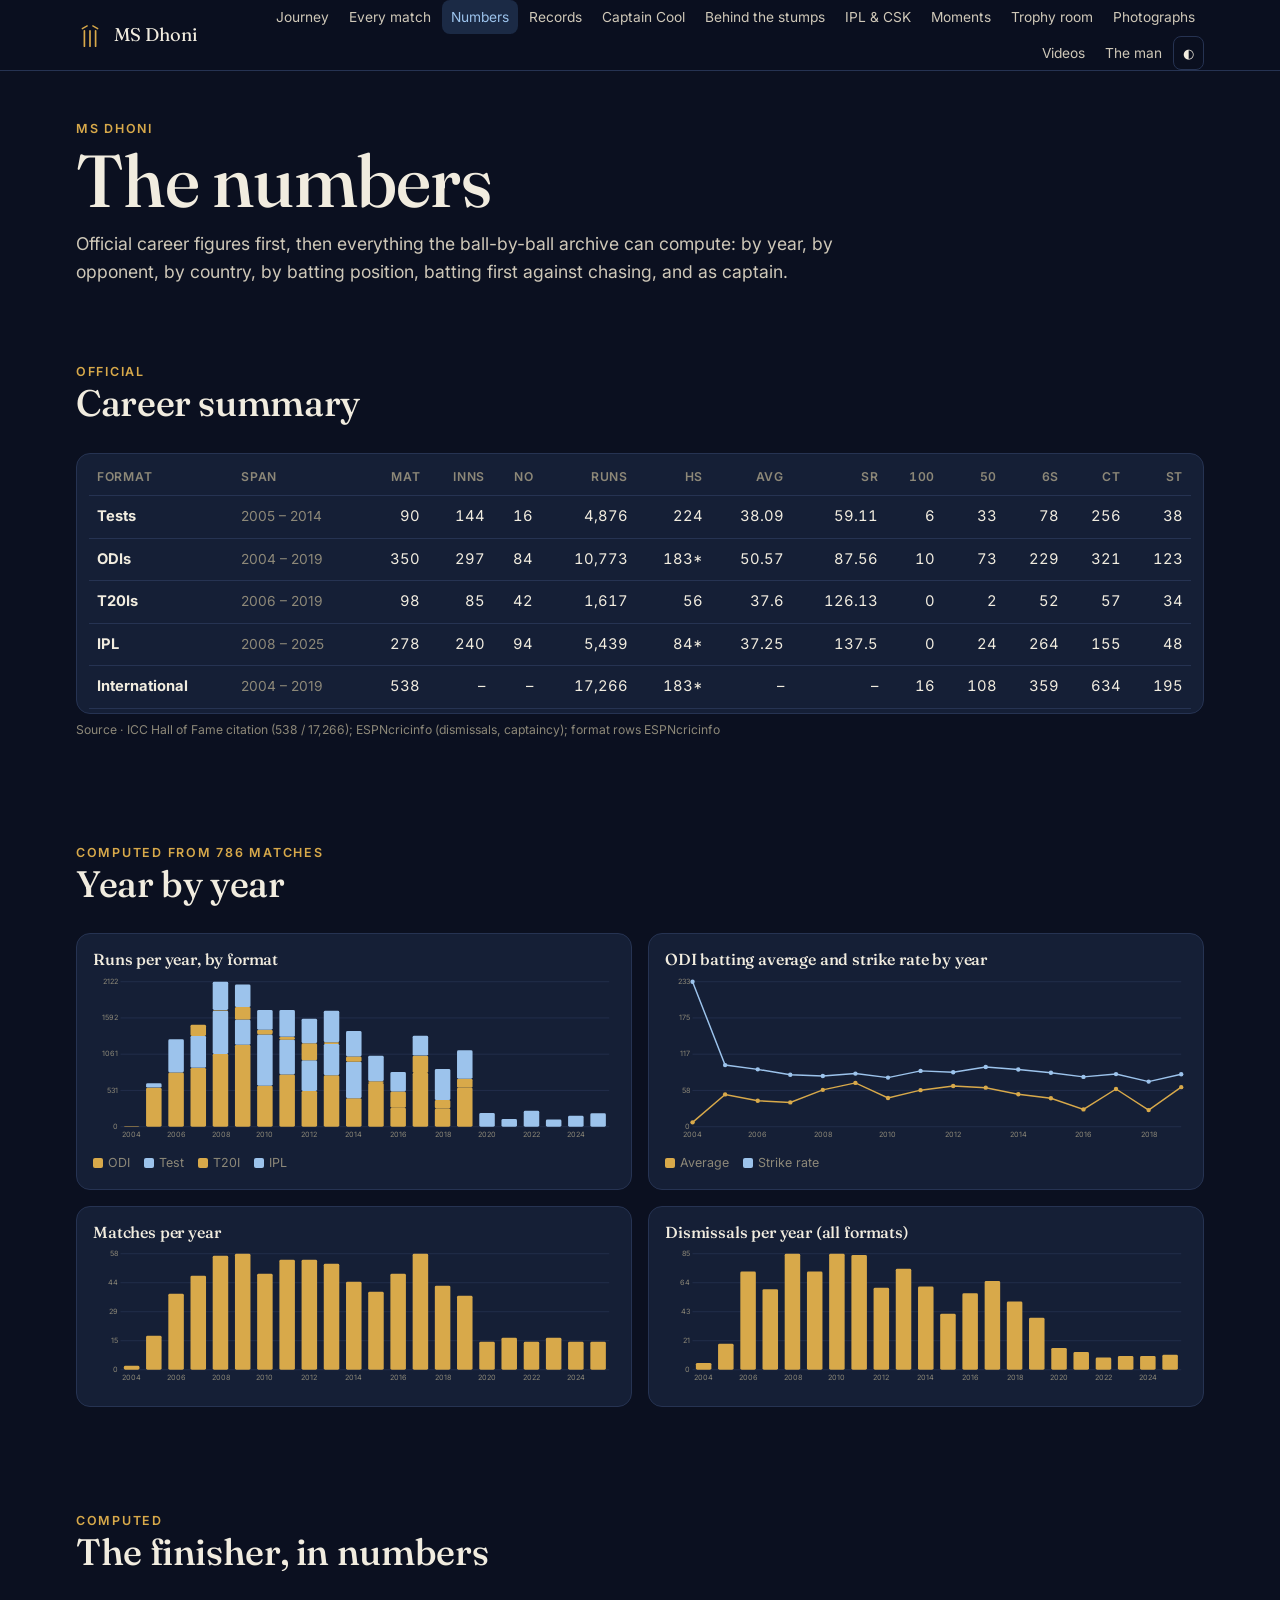
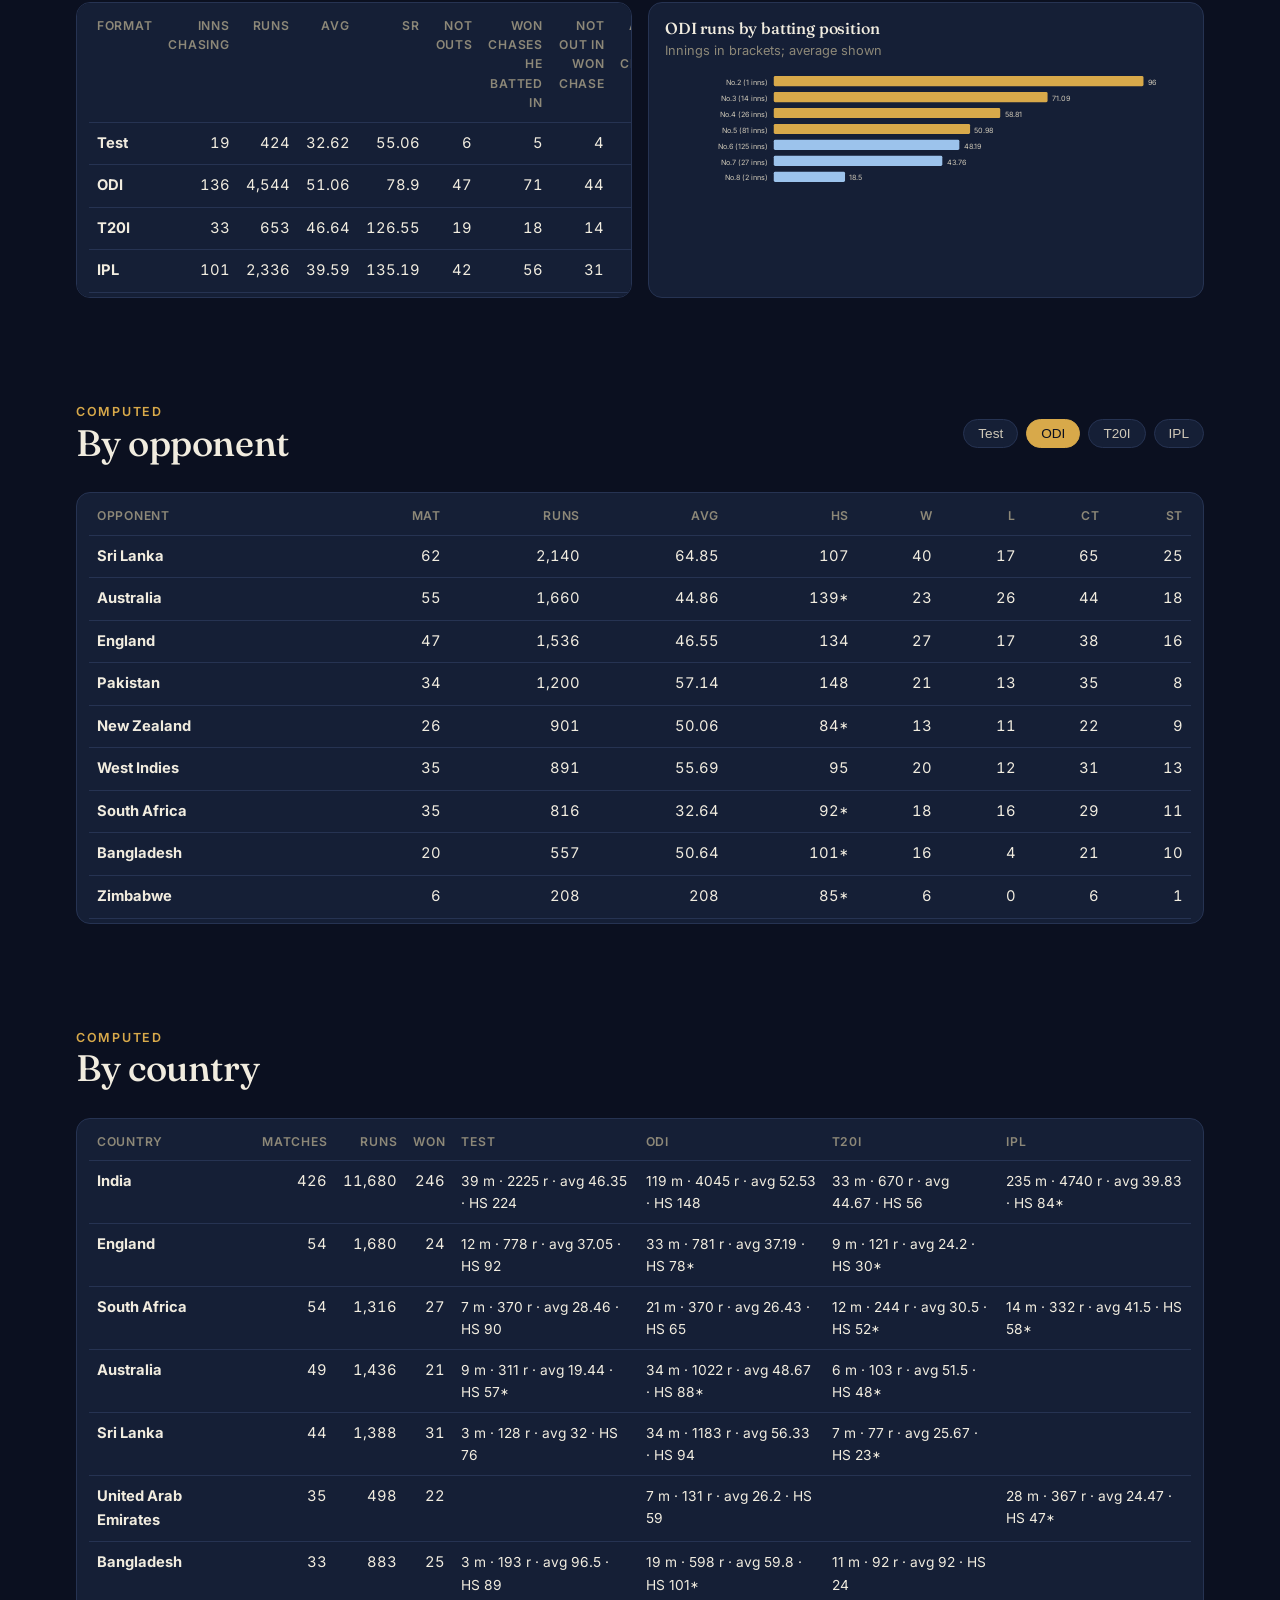
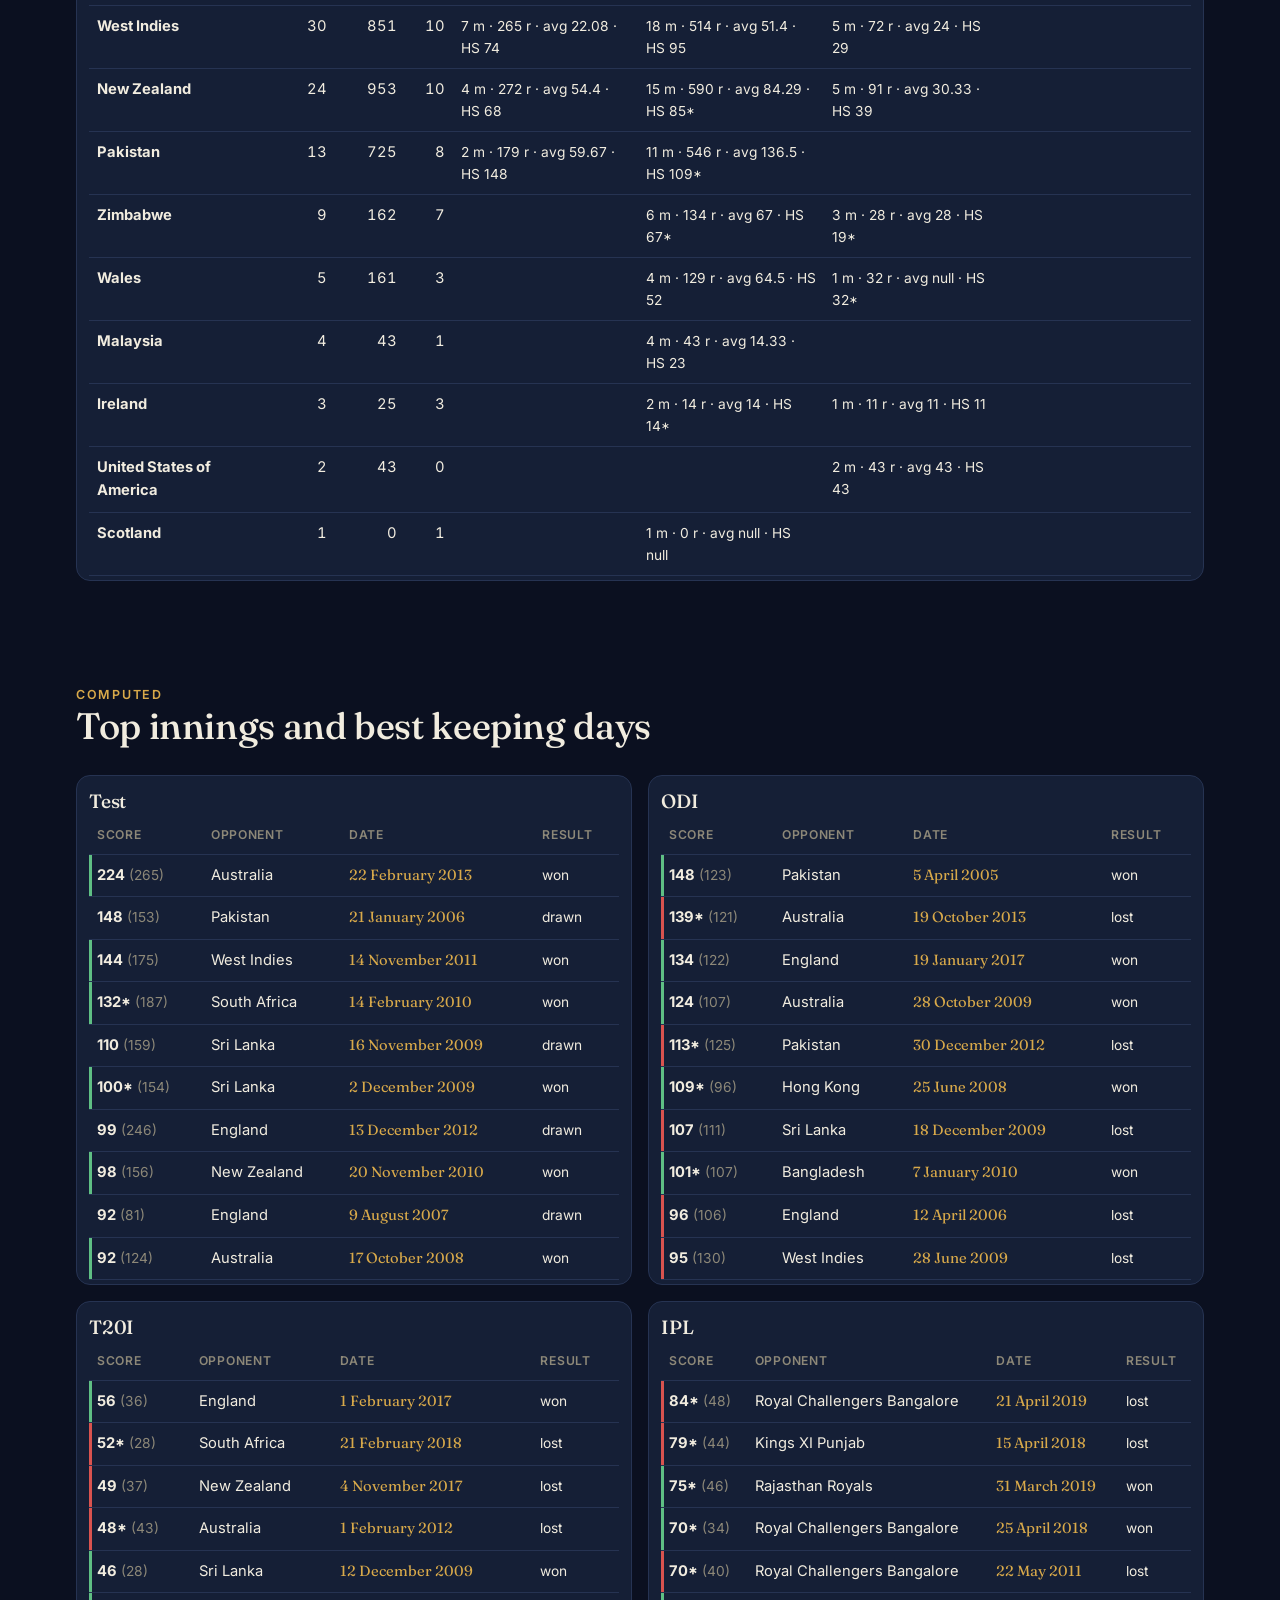
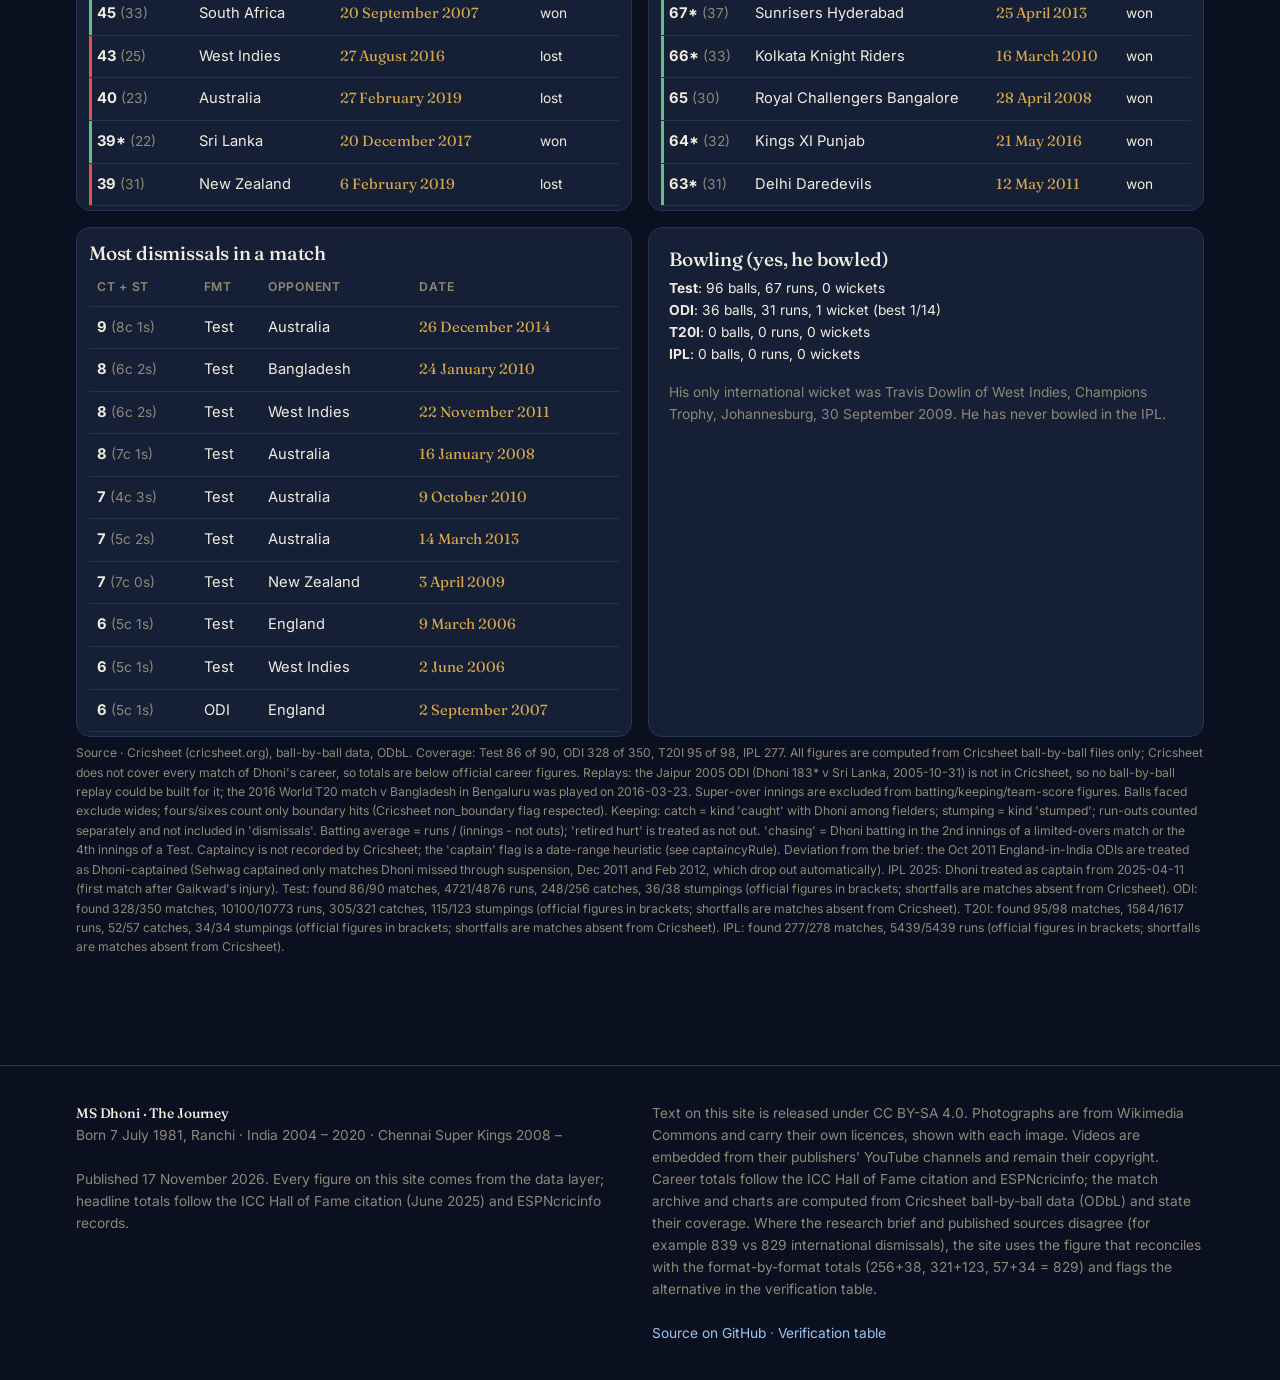
<file: stats.html>
<!doctype html><html lang="en"><head><meta charset="utf-8"><meta name="viewport" content="width=device-width,initial-scale=1">
<title>The numbers · MS Dhoni · The Journey</title><meta name="description" content="MS Dhoni career statistics: official totals by format, runs by year, batting position, chasing record, by opponent and by country, computed from the match archive.">
<meta property="og:title" content="The numbers · MS Dhoni · The Journey"><meta property="og:description" content="MS Dhoni career statistics: official totals by format, runs by year, batting position, chasing record, by opponent and by country, computed from the match archive.">
<link rel="preconnect" href="https://fonts.googleapis.com"><link href="https://fonts.googleapis.com/css2?family=Fraunces:opsz,wght@9..144,400;9..144,500&family=Inter:wght@400;500;600&display=swap" rel="stylesheet">
<link rel="stylesheet" href="/css/style.css"><link rel="icon" href="/assets/favicon.svg"></head>
<body><a class="skip" href="#main">Skip to content</a><header class="site" id="site-header"></header><main id="main" data-page="stats" data-title="The numbers"><div class="wrap"><div class="pagehead"><div class="eyebrow">MS Dhoni</div><h1>The numbers</h1><p class="lead" id="lead">MS Dhoni career statistics: official totals by format, runs by year, batting position, chasing record, by opponent and by country, computed from the match archive.</p></div>
<div id="content"></div></div></main><footer class="site" id="site-footer"></footer><script src="/js/common.js"></script><script src="/js/pages.js"></script></body></html>
</file>
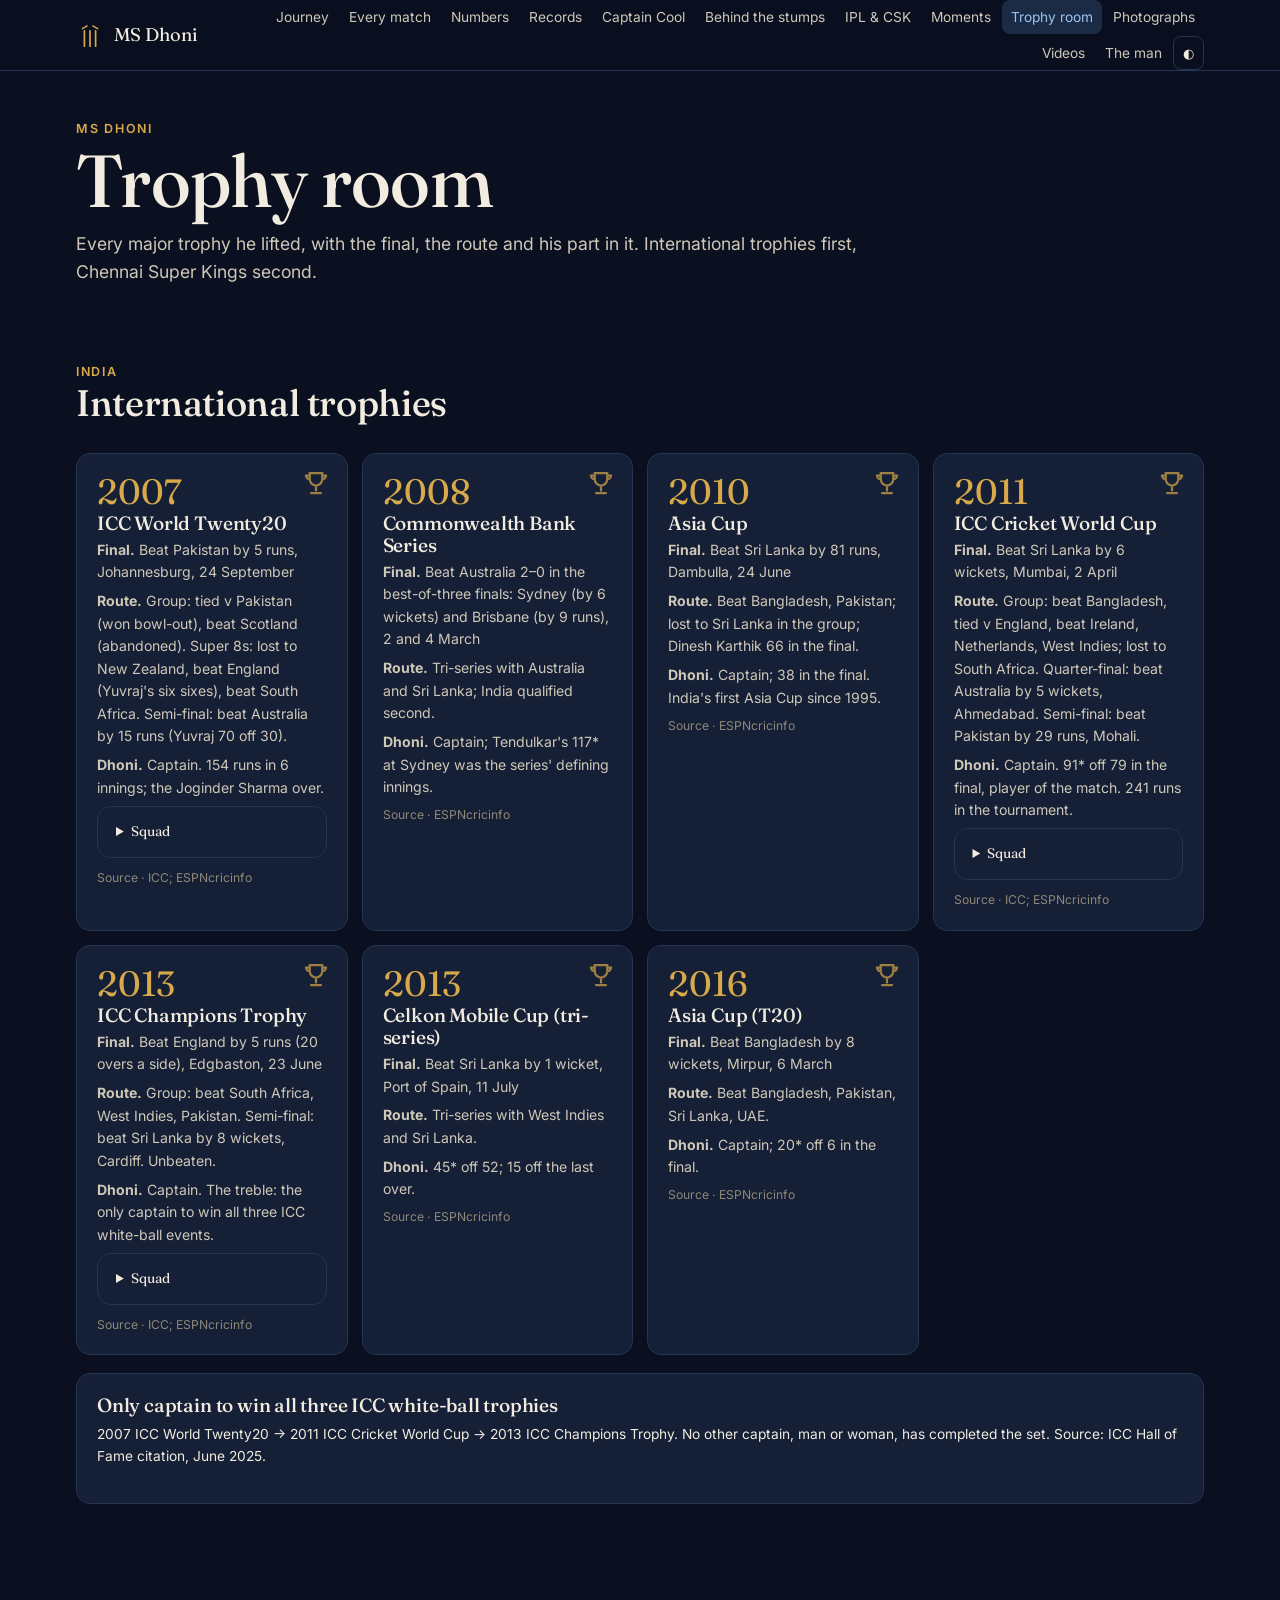
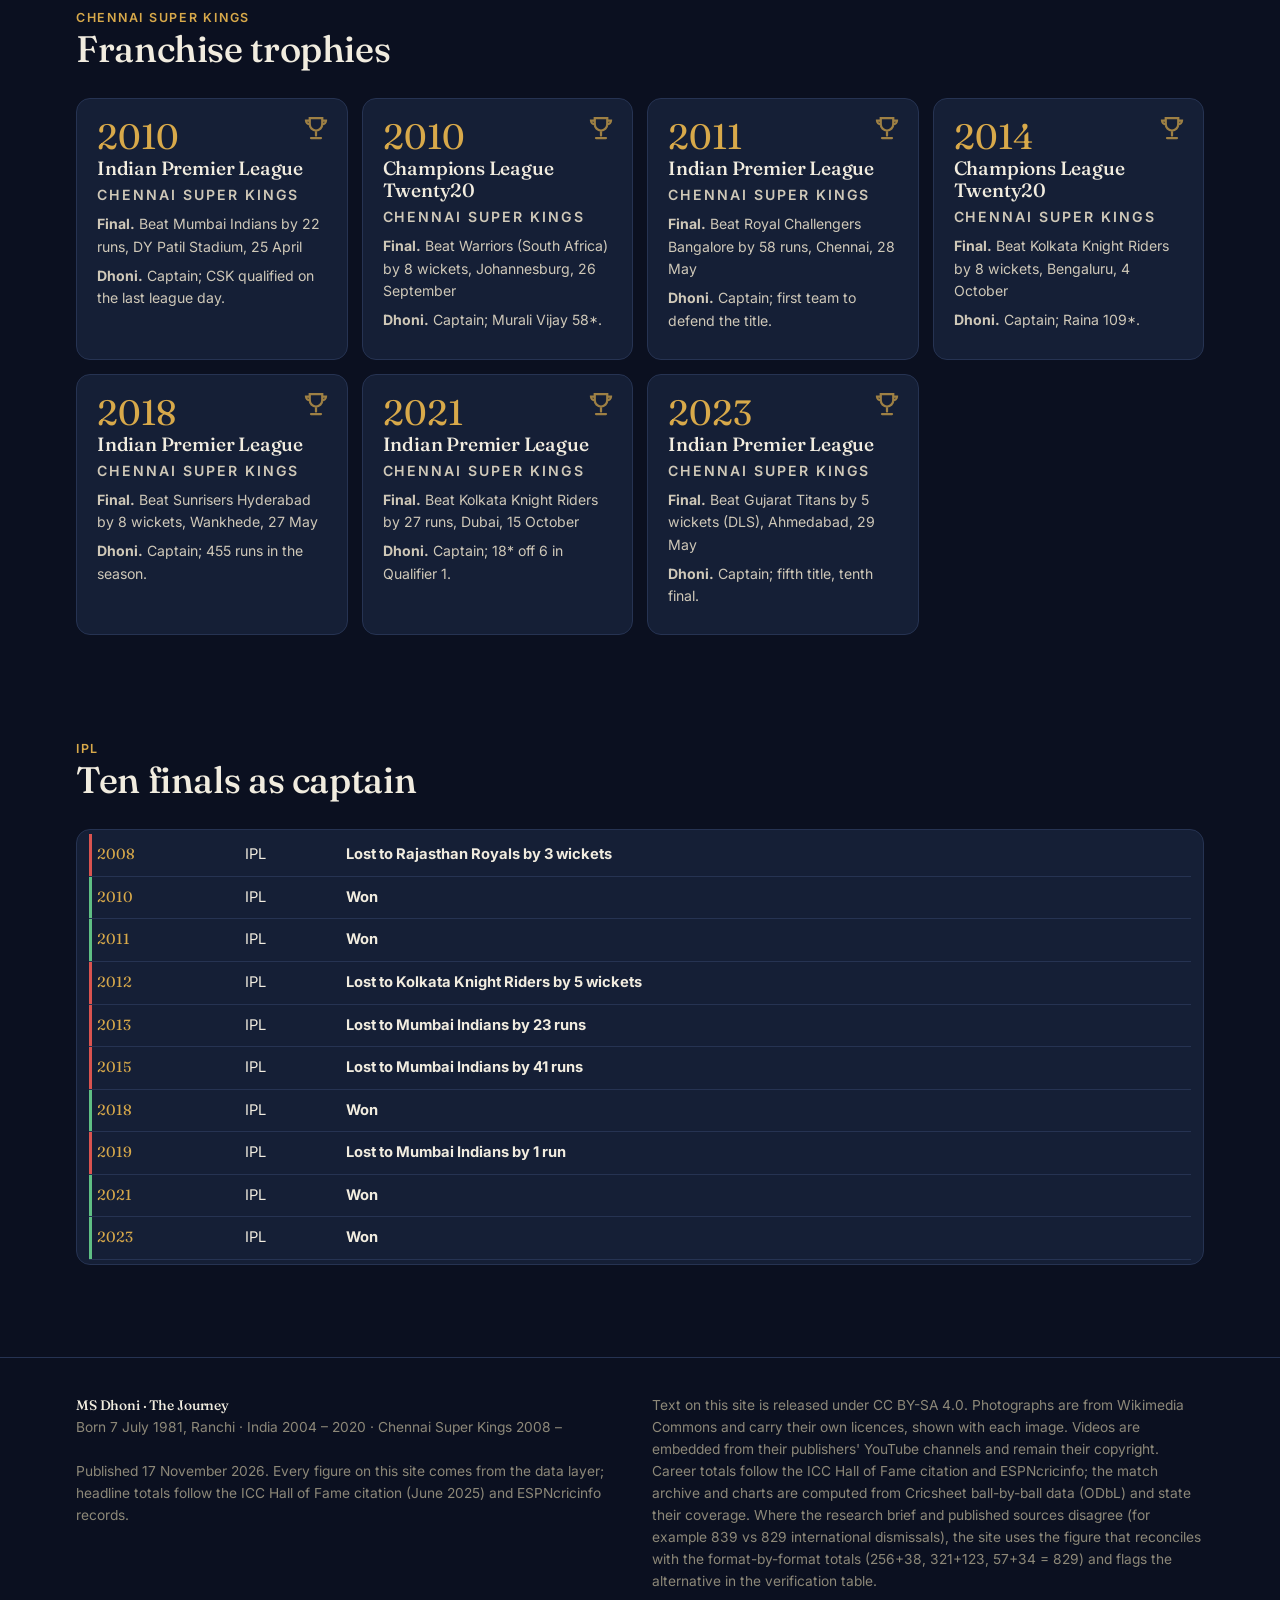
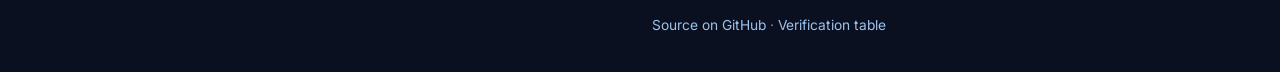
<file: trophies.html>
<!doctype html><html lang="en"><head><meta charset="utf-8"><meta name="viewport" content="width=device-width,initial-scale=1">
<title>Trophy room · MS Dhoni · The Journey</title><meta name="description" content="Every trophy MS Dhoni lifted: the 2007 World T20, 2011 World Cup, 2013 Champions Trophy, Asia Cups, five IPL titles and two Champions League titles.">
<meta property="og:title" content="Trophy room · MS Dhoni · The Journey"><meta property="og:description" content="Every trophy MS Dhoni lifted: the 2007 World T20, 2011 World Cup, 2013 Champions Trophy, Asia Cups, five IPL titles and two Champions League titles.">
<link rel="preconnect" href="https://fonts.googleapis.com"><link href="https://fonts.googleapis.com/css2?family=Fraunces:opsz,wght@9..144,400;9..144,500&family=Inter:wght@400;500;600&display=swap" rel="stylesheet">
<link rel="stylesheet" href="/css/style.css"><link rel="icon" href="/assets/favicon.svg"></head>
<body><a class="skip" href="#main">Skip to content</a><header class="site" id="site-header"></header><main id="main" data-page="trophies" data-title="Trophy room"><div class="wrap"><div class="pagehead"><div class="eyebrow">MS Dhoni</div><h1>Trophy room</h1><p class="lead" id="lead">Every trophy MS Dhoni lifted: the 2007 World T20, 2011 World Cup, 2013 Champions Trophy, Asia Cups, five IPL titles and two Champions League titles.</p></div>
<div id="content"></div></div></main><footer class="site" id="site-footer"></footer><script src="/js/common.js"></script><script src="/js/pages.js"></script></body></html>
</file>
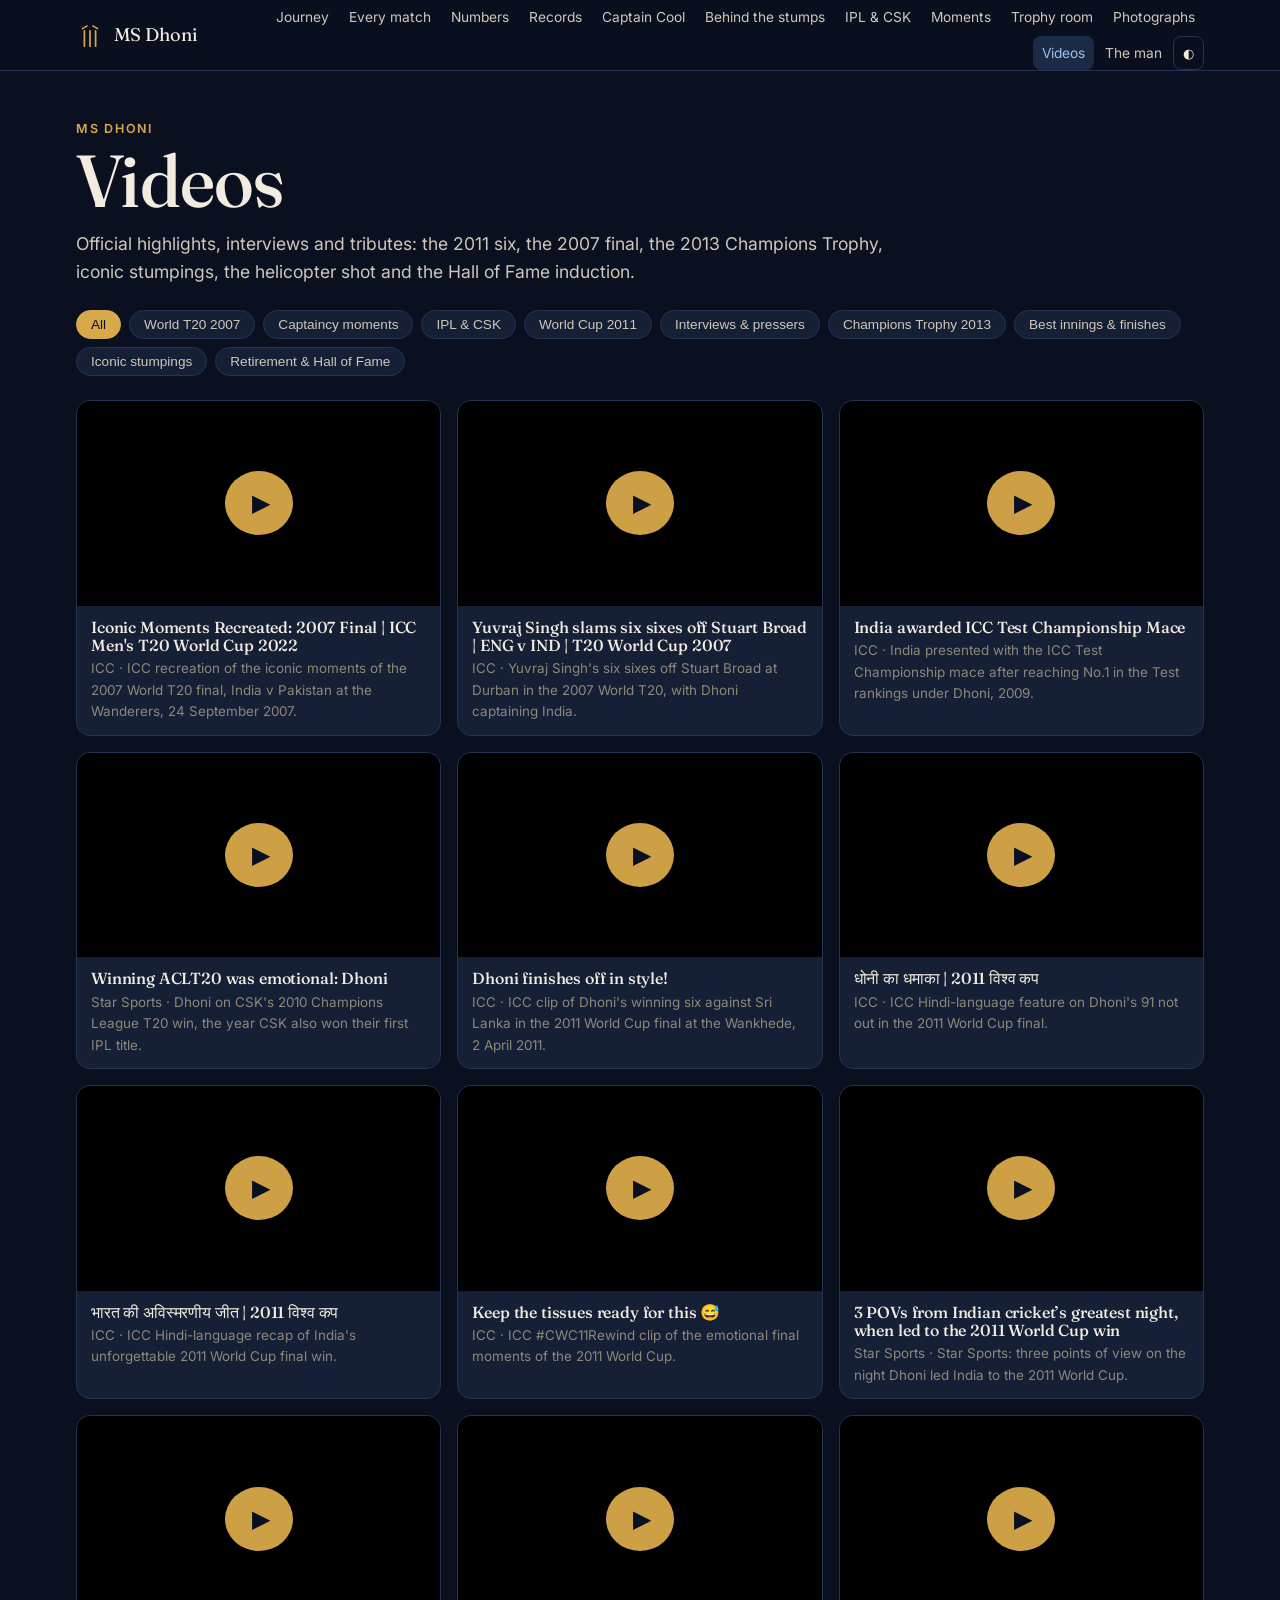
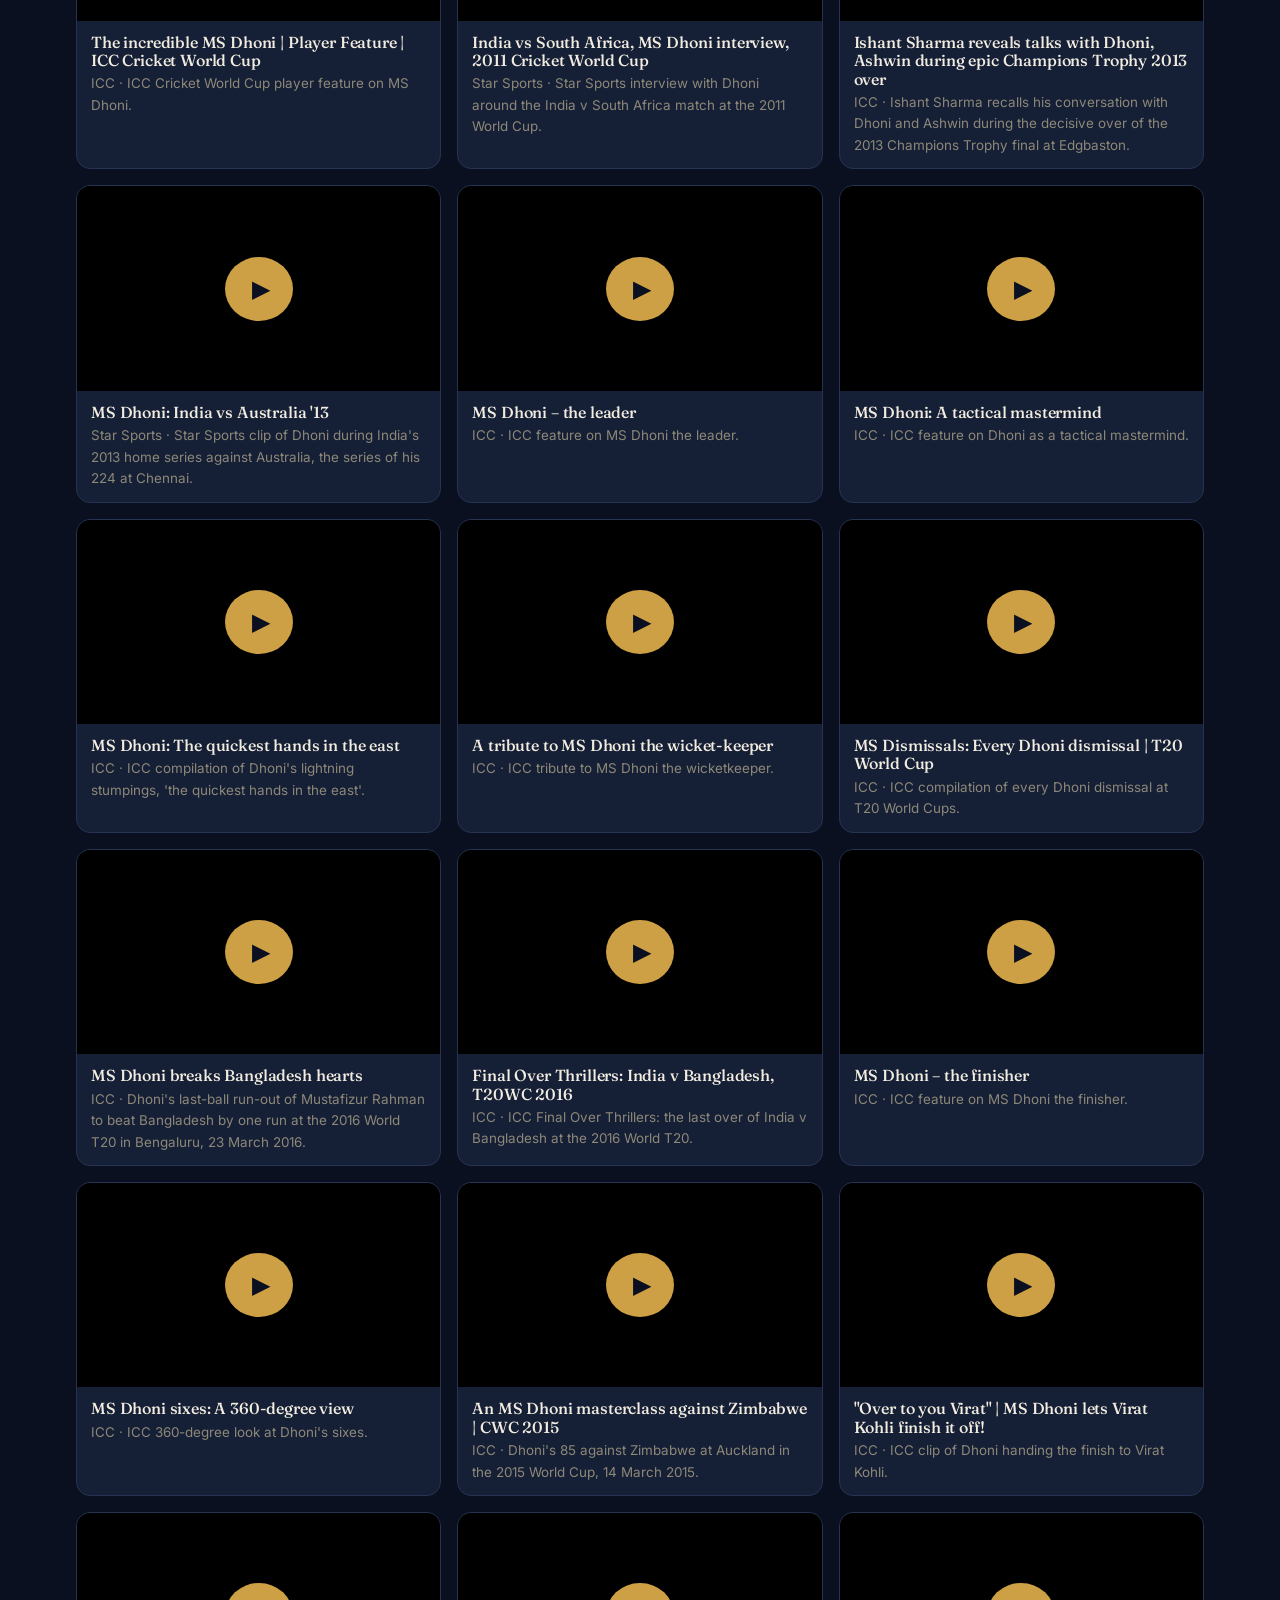
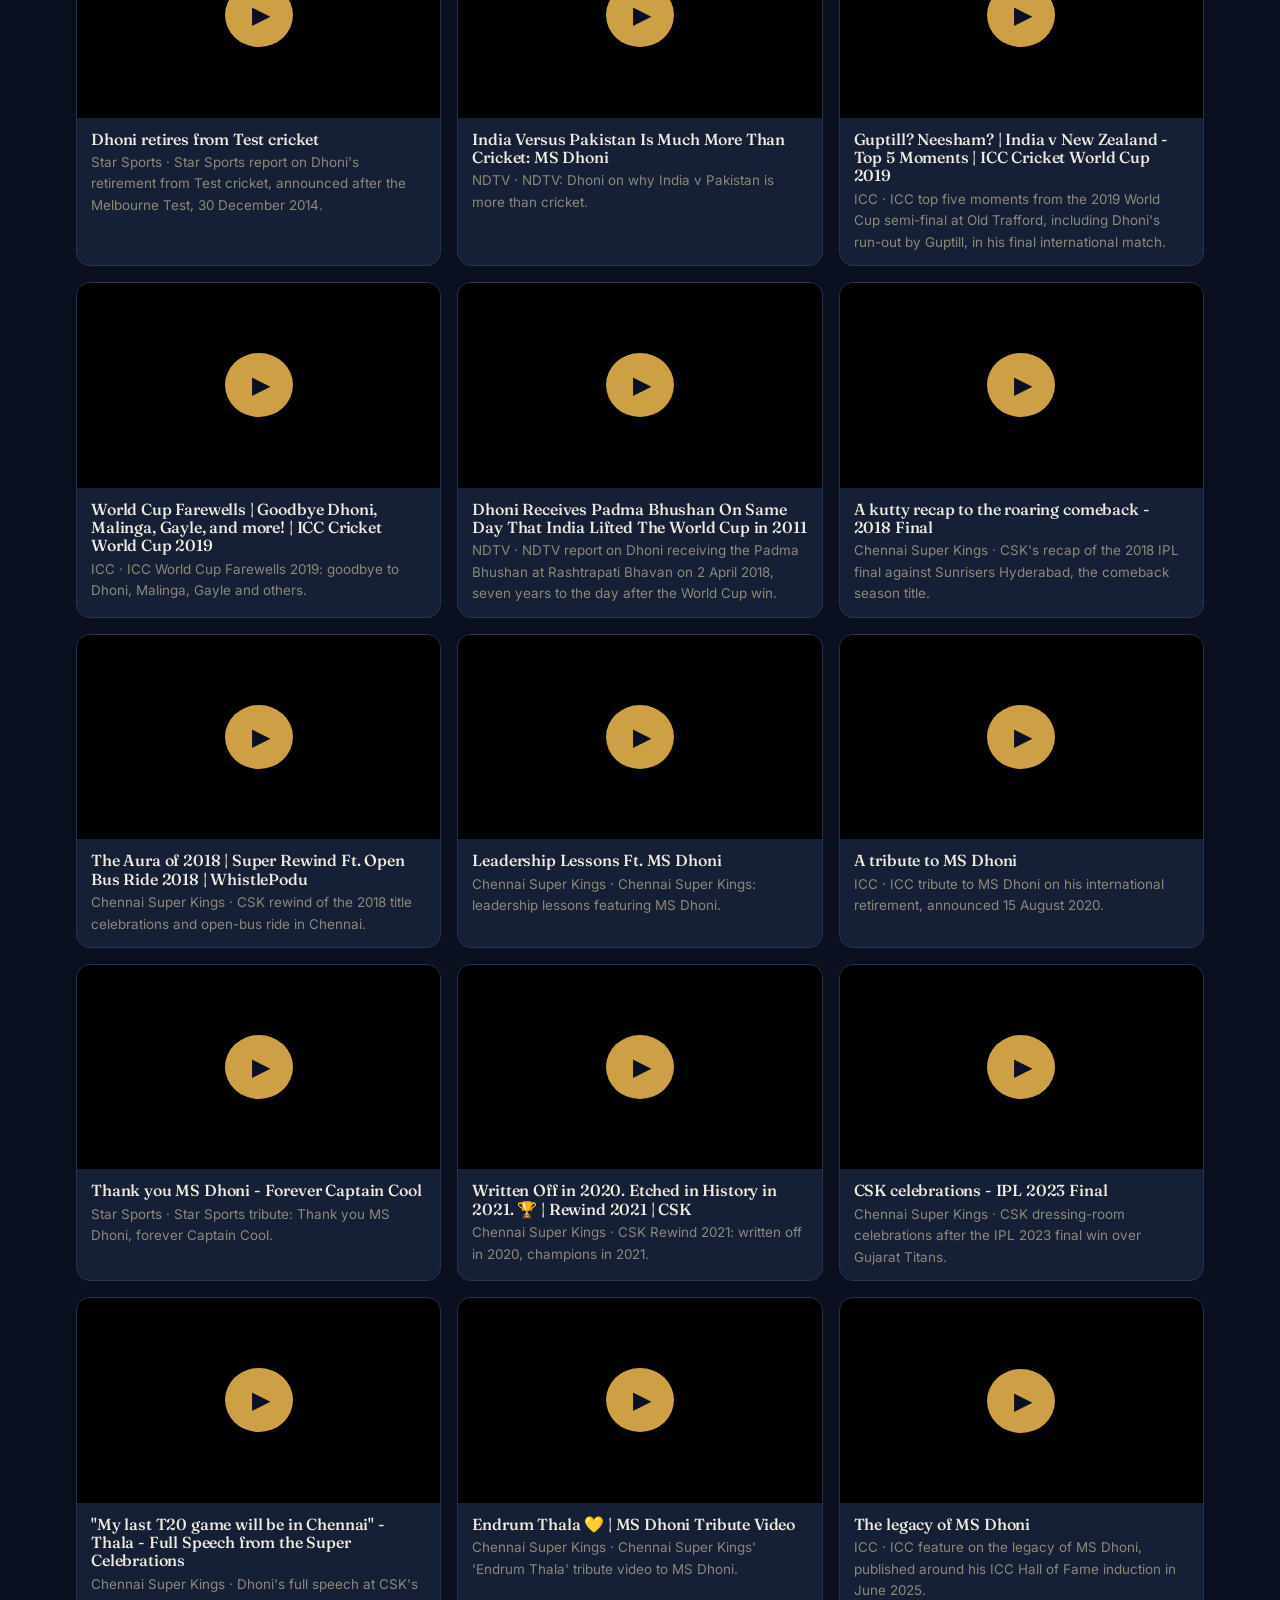
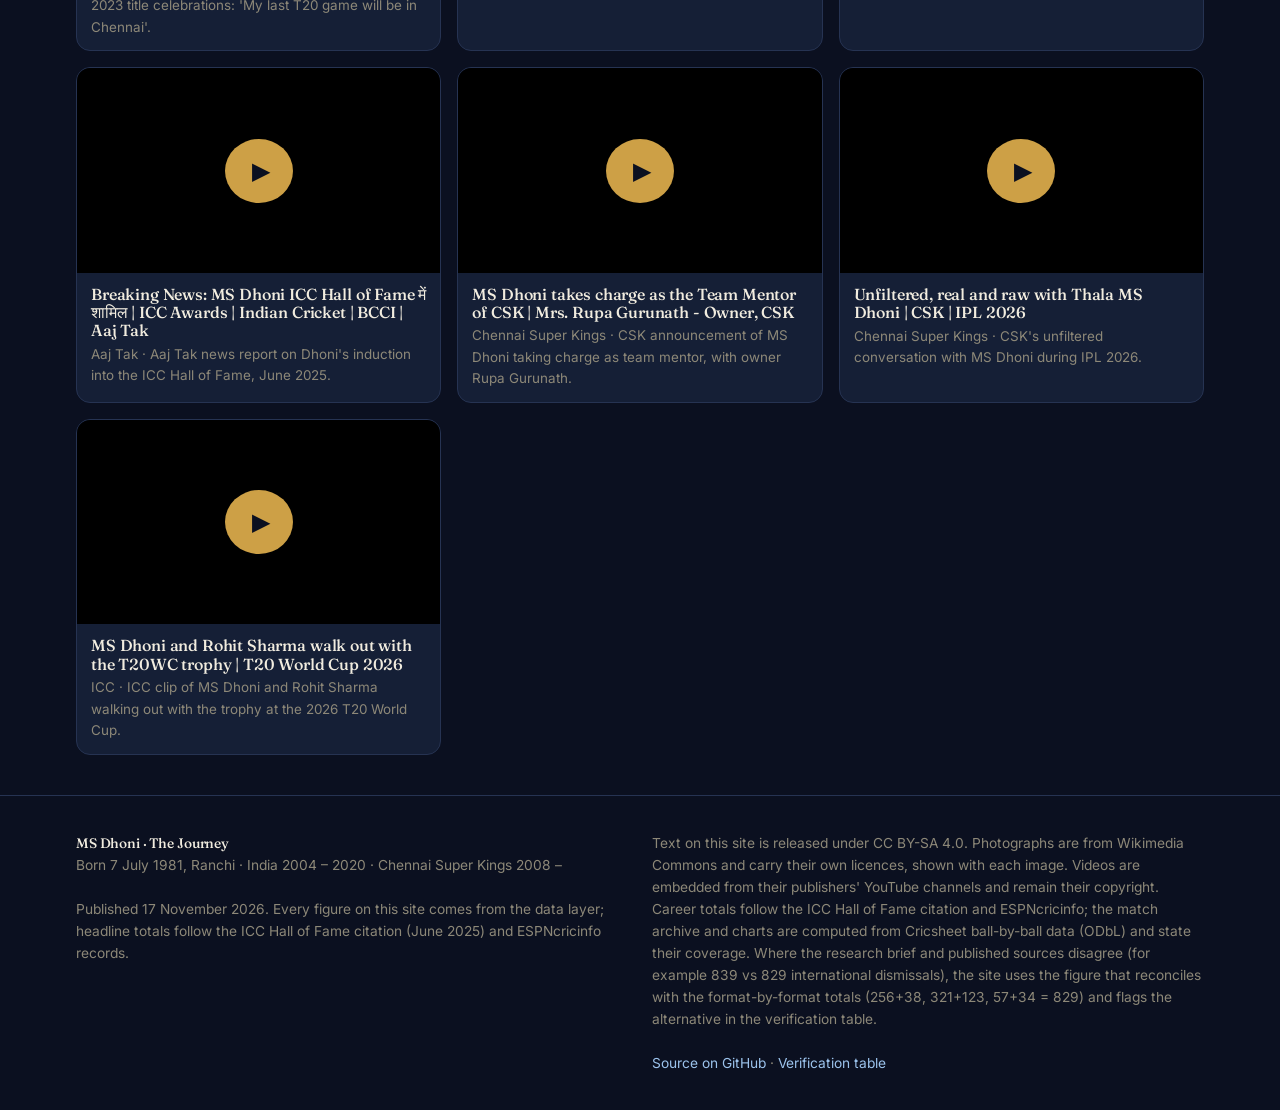
<file: videos.html>
<!doctype html><html lang="en"><head><meta charset="utf-8"><meta name="viewport" content="width=device-width,initial-scale=1">
<title>Videos · MS Dhoni · The Journey</title><meta name="description" content="Official highlights, interviews and tributes: the 2011 six, the 2007 final, the 2013 Champions Trophy, iconic stumpings, the helicopter shot and the Hall of Fame induction.">
<meta property="og:title" content="Videos · MS Dhoni · The Journey"><meta property="og:description" content="Official highlights, interviews and tributes: the 2011 six, the 2007 final, the 2013 Champions Trophy, iconic stumpings, the helicopter shot and the Hall of Fame induction.">
<link rel="preconnect" href="https://fonts.googleapis.com"><link href="https://fonts.googleapis.com/css2?family=Fraunces:opsz,wght@9..144,400;9..144,500&family=Inter:wght@400;500;600&display=swap" rel="stylesheet">
<link rel="stylesheet" href="/css/style.css"><link rel="icon" href="/assets/favicon.svg"></head>
<body><a class="skip" href="#main">Skip to content</a><header class="site" id="site-header"></header><main id="main" data-page="videos" data-title="Videos"><div class="wrap"><div class="pagehead"><div class="eyebrow">MS Dhoni</div><h1>Videos</h1><p class="lead" id="lead">Official highlights, interviews and tributes: the 2011 six, the 2007 final, the 2013 Champions Trophy, iconic stumpings, the helicopter shot and the Hall of Fame induction.</p></div>
<div class="filters" id="filters"></div><div id="content"></div></div></main><footer class="site" id="site-footer"></footer><script src="/js/common.js"></script><script src="/js/pages.js"></script></body></html>
</file>
<file: css/style.css>
:root{
  --bg:#0b1020;--bg-2:#111a2e;--paper:#151f36;--ink:#f1ecdf;--ink-2:#cfc8b8;--muted:#8d8878;
  --blue:#9cc3ec;--blue-2:#bcd7f5;--blue-soft:#1b2a45;--gold:#d8a94a;--gold-soft:#3a2d12;--line:#263352;
  --radius:14px;--max:1160px;--serif:"Fraunces","Georgia",serif;--sans:"Inter",system-ui,-apple-system,"Segoe UI",sans-serif;
  color-scheme:dark;
}
:root[data-theme="light"]{
  --bg:#f6f1e8;--bg-2:#efe7d8;--paper:#fffdf8;--ink:#1c1a17;--ink-2:#4a453d;--muted:#7a7265;
  --blue:#1d4b7a;--blue-2:#2a639b;--blue-soft:#e4ecf4;--gold:#b7781c;--gold-soft:#fbe6d6;--line:#ddd3c2;color-scheme:light;
}
*{box-sizing:border-box}html{scroll-behavior:smooth}
body{margin:0;background:var(--bg);color:var(--ink);font-family:var(--sans);line-height:1.6;-webkit-font-smoothing:antialiased}
a{color:var(--blue);text-decoration:none}a:hover{text-decoration:underline}
img{max-width:100%;display:block}
.skip{position:absolute;left:-999px;top:0;background:var(--gold);color:#000;padding:8px 12px;z-index:100}.skip:focus{left:8px}
.wrap{max-width:var(--max);margin:0 auto;padding:0 16px}
h1,h2,h3,.serif{font-family:var(--serif);font-weight:500;letter-spacing:-.01em;line-height:1.15}
h1{font-size:clamp(2.4rem,6vw,4.6rem);margin:0}h2{font-size:clamp(1.6rem,3vw,2.3rem);margin:0 0 .5rem}h3{font-size:1.2rem;margin:0 0 .3rem}
p{margin:.4rem 0 1rem}
.eyebrow{font-size:.78rem;letter-spacing:.14em;text-transform:uppercase;color:var(--gold);font-weight:600}
.muted{color:var(--muted)}.small{font-size:.86rem}
.src{font-size:.76rem;color:var(--muted);margin-top:6px}
.src:before{content:"Source · "}
/* header */
header.site{position:sticky;top:0;z-index:50;background:color-mix(in srgb,var(--bg) 86%,transparent);backdrop-filter:blur(12px);border-bottom:1px solid var(--line)}
header.site .wrap{display:flex;align-items:center;justify-content:space-between;gap:16px;min-height:62px}
.brand{display:flex;align-items:center;gap:10px;color:var(--ink);font-family:var(--serif);font-size:1.15rem;white-space:nowrap}
.brand .mark{width:28px;height:28px;color:var(--gold)}
nav.main{display:flex;gap:2px;flex-wrap:wrap;justify-content:flex-end}
nav.main a{padding:6px 9px;border-radius:8px;color:var(--ink-2);font-size:.86rem}
nav.main a:hover,nav.main a.active{background:var(--blue-soft);color:var(--blue);text-decoration:none}
.navtoggle{display:none;background:none;border:1px solid var(--line);border-radius:8px;padding:6px 10px;color:var(--ink);font-size:1rem}
@media (max-width:1060px){.navtoggle{display:block}nav.main{display:none;position:absolute;left:0;right:0;top:62px;background:var(--paper);border-bottom:1px solid var(--line);padding:10px 16px;flex-direction:column;align-items:stretch}nav.main.open{display:flex}}
/* hero */
.hero{position:relative;min-height:88vh;display:flex;align-items:end;overflow:hidden;background:#05080f}
.hero .bg{position:absolute;inset:0;background-size:cover;background-position:center 20%;animation:kenburns 28s ease-in-out infinite alternate;opacity:.75}
@keyframes kenburns{from{transform:scale(1)}to{transform:scale(1.08)}}
@media (prefers-reduced-motion:reduce){.hero .bg{animation:none}}
.hero .shade{position:absolute;inset:0;background:linear-gradient(180deg,rgba(5,8,15,.15) 0%,rgba(5,8,15,.35) 45%,rgba(11,16,32,.97) 100%)}
.hero .wrap{position:relative;padding-bottom:56px;padding-top:140px;width:100%}
.hero .eyebrow{color:var(--gold)}
.hero h1{color:#f6f1e6;text-shadow:0 2px 30px rgba(0,0,0,.5);font-size:clamp(3rem,9vw,7rem);letter-spacing:.02em}
.hero .sub{font-family:var(--serif);font-size:clamp(1.2rem,2.5vw,1.8rem);color:#e8dcc0;margin:.4rem 0 .8rem}
.hero .tagline{font-size:1.05rem;max-width:62ch;color:#d9d2c2}
.hero .path{font-family:var(--serif);color:var(--gold);letter-spacing:.06em;font-size:.95rem;margin-top:8px}
.hero .cta{display:flex;gap:12px;flex-wrap:wrap;margin-top:22px}
.btn{display:inline-block;padding:11px 20px;border-radius:999px;border:1px solid var(--gold);color:#0b1020;background:var(--gold);font-weight:600;font-size:.92rem}
.btn.ghost{background:transparent;color:#f1ecdf;border-color:rgba(255,255,255,.4)}
.btn:hover{text-decoration:none;filter:brightness(1.08)}
.hero .credit{position:absolute;right:16px;bottom:10px;font-size:.7rem;color:rgba(255,255,255,.5)}
/* stats strip */
.strip{background:var(--bg-2);border-top:1px solid var(--line);border-bottom:1px solid var(--line)}
.strip .wrap{display:grid;grid-template-columns:repeat(8,1fr);gap:8px;padding:22px 16px}
@media (max-width:1000px){.strip .wrap{grid-template-columns:repeat(4,1fr)}}@media (max-width:560px){.strip .wrap{grid-template-columns:repeat(2,1fr)}}
.strip .stat{padding:8px 10px;border:0;background:none}
.stat b{display:block;font-family:var(--serif);font-size:2rem;color:var(--gold);font-weight:500;line-height:1.1}
.stat span{font-size:.78rem;color:var(--muted);line-height:1.3;display:block}
.stats{display:grid;grid-template-columns:repeat(4,1fr);gap:12px;margin:24px 0 0}
@media (max-width:700px){.stats{grid-template-columns:repeat(2,1fr)}}
.stat{background:var(--paper);border:1px solid var(--line);border-radius:var(--radius);padding:16px}
/* sections */
section{padding:52px 0}
.section-head{display:flex;align-items:end;justify-content:space-between;gap:16px;flex-wrap:wrap;margin-bottom:20px}
.card{background:var(--paper);border:1px solid var(--line);border-radius:var(--radius);padding:20px}
.grid2{display:grid;grid-template-columns:1fr 1fr;gap:16px}@media (max-width:760px){.grid2{grid-template-columns:1fr}}
.grid3{display:grid;grid-template-columns:repeat(3,1fr);gap:16px}@media (max-width:900px){.grid3{grid-template-columns:repeat(2,1fr)}}@media (max-width:560px){.grid3{grid-template-columns:1fr}}
.story{columns:2 320px;column-gap:40px;font-size:1.05rem;color:var(--ink-2)}
.story p:first-of-type::first-letter{font-family:var(--serif);font-size:3.4em;float:left;line-height:.8;margin:.08em .12em 0 0;color:var(--gold)}
.phrases{display:flex;gap:10px;flex-wrap:wrap;margin-top:14px}.phrases span{font-family:var(--serif);font-size:.95rem;color:var(--gold);border:1px solid var(--gold);border-radius:999px;padding:4px 14px;opacity:.85}
/* eras */
.eras{display:grid;grid-template-columns:repeat(4,1fr);gap:14px}
@media (max-width:860px){.eras{grid-template-columns:repeat(2,1fr)}}@media (max-width:540px){.eras{grid-template-columns:1fr}}
.era{display:block;color:inherit;background:var(--paper);border:1px solid var(--line);border-radius:var(--radius);padding:18px;transition:transform .15s,border-color .15s}
.era:hover{transform:translateY(-2px);border-color:var(--gold);text-decoration:none}
.era .years{color:var(--gold);font-weight:600;font-size:.8rem;letter-spacing:.08em}
.era h3{margin:.2rem 0 .4rem}.era p{margin:0;color:var(--ink-2);font-size:.92rem}
/* timeline */
.filters{display:flex;gap:8px;flex-wrap:wrap;margin-bottom:24px;align-items:center}
.chip{border:1px solid var(--line);background:var(--paper);color:var(--ink-2);border-radius:999px;padding:6px 14px;font-size:.85rem;cursor:pointer}
.chip.active{background:var(--gold);border-color:var(--gold);color:#0b1020}
.timeline{position:relative;padding-left:28px}
.timeline:before{content:"";position:absolute;left:8px;top:0;bottom:0;width:2px;background:var(--line)}
.era-marker{position:relative;margin:36px 0 18px}.era-marker:first-child{margin-top:0}
.era-marker:before{content:"";position:absolute;left:-27px;top:8px;width:16px;height:16px;border-radius:50%;background:var(--gold);box-shadow:0 0 0 4px var(--bg)}
.era-marker h2{margin:0}.era-marker p{margin:.2rem 0 0;color:var(--ink-2);max-width:70ch}
.event{position:relative;background:var(--paper);border:1px solid var(--line);border-radius:var(--radius);padding:18px 20px;margin-bottom:14px;display:grid;grid-template-columns:1fr;gap:14px}
.event.has-img{grid-template-columns:1fr 220px}@media (max-width:700px){.event.has-img{grid-template-columns:1fr}}
.event:before{content:"";position:absolute;left:-24px;top:24px;width:10px;height:10px;border-radius:50%;background:var(--blue);box-shadow:0 0 0 3px var(--bg)}
.event .date{font-family:var(--serif);color:var(--gold);font-size:1.05rem}.event .place{color:var(--muted);font-size:.85rem}
.event h3{margin:.15rem 0 .4rem;font-size:1.25rem}.event p{margin:0;color:var(--ink-2)}
.event figure{margin:0}.event figure img{border-radius:10px;aspect-ratio:4/3;object-fit:cover;width:100%;background:var(--bg-2)}
.event figcaption,figcaption{font-size:.75rem;color:var(--muted);margin-top:6px;line-height:1.35}
.tags{margin-top:10px;display:flex;gap:6px;flex-wrap:wrap}.tag{font-size:.72rem;padding:2px 8px;border-radius:999px;background:var(--blue-soft);color:var(--blue)}
/* quote */
.quote{margin:40px 0;padding:28px 32px;border-left:4px solid var(--gold);background:var(--paper);border-radius:0 var(--radius) var(--radius) 0}
.quote p{font-family:var(--serif);font-size:1.45rem;line-height:1.35;margin:0}.quote cite{display:block;margin-top:10px;font-style:normal;color:var(--muted);font-size:.88rem}
/* lists */
.list{display:grid;gap:14px}
.item{background:var(--paper);border:1px solid var(--line);border-radius:var(--radius);padding:18px 20px;display:grid;grid-template-columns:92px 1fr;gap:16px}
@media (max-width:540px){.item{grid-template-columns:1fr}}
.item .yr{font-family:var(--serif);font-size:1.5rem;color:var(--gold);line-height:1}
.item .kind{color:var(--gold);font-size:.8rem;font-weight:600;letter-spacing:.04em}
.item h3{margin:.2rem 0 .3rem}.item p{margin:0;color:var(--ink-2)}.item .meta{margin-top:8px;font-size:.82rem;color:var(--muted)}
/* record cards */
.records{display:grid;grid-template-columns:repeat(3,1fr);gap:14px}@media (max-width:900px){.records{grid-template-columns:repeat(2,1fr)}}@media (max-width:560px){.records{grid-template-columns:1fr}}
.rec{background:var(--paper);border:1px solid var(--line);border-radius:var(--radius);padding:18px;display:flex;flex-direction:column;gap:6px}
.rec .kind{font-size:.72rem;letter-spacing:.1em;text-transform:uppercase;color:var(--gold);font-weight:600}
.rec .kind.world{color:#e9c46a}.rec .kind.india{color:var(--blue)}.rec .kind.personal{color:var(--muted)}
.rec b{font-family:var(--serif);font-size:1.7rem;font-weight:500;color:var(--ink);line-height:1.1}
.rec h3{font-size:1.02rem;margin:0}.rec p{margin:0;font-size:.88rem;color:var(--ink-2)}
.rec .stands{font-size:.78rem;color:var(--muted);margin-top:auto;padding-top:6px}
/* tables */
table{width:100%;border-collapse:collapse;font-size:.92rem}td,th{padding:9px 8px;border-bottom:1px solid var(--line);text-align:left;vertical-align:top}th{color:var(--muted);font-weight:600;font-size:.76rem;letter-spacing:.06em;text-transform:uppercase}
td.n,th.n{text-align:right;font-variant-numeric:tabular-nums}td.d{white-space:nowrap;font-family:var(--serif);color:var(--gold)}
.tablewrap{overflow-x:auto;background:var(--paper);border:1px solid var(--line);border-radius:var(--radius);padding:4px 12px}
tr.won td:first-child{box-shadow:inset 3px 0 0 #5fbf84}tr.lost td:first-child{box-shadow:inset 3px 0 0 #d9534f}
.status{font-size:.74rem;padding:2px 8px;border-radius:999px;background:var(--blue-soft);color:var(--blue);white-space:nowrap}
.status.warn{background:var(--gold-soft);color:var(--gold)}
/* charts */
.chart{background:var(--paper);border:1px solid var(--line);border-radius:var(--radius);padding:16px}
.chart h3{font-size:1rem;margin:0 0 4px}.chart .sub{font-size:.8rem;color:var(--muted);margin:0 0 10px}
.chart svg{width:100%;height:auto;display:block;font-family:var(--sans)}
.chart .bar{fill:var(--gold)}.chart .bar.alt{fill:var(--blue)}.chart .bar:hover{opacity:.8}
.chart .axis{fill:var(--muted);font-size:10px}.chart .grid{stroke:var(--line);stroke-width:1}
.chart .line{fill:none;stroke:var(--gold);stroke-width:2}.chart .line.alt{stroke:var(--blue)}.chart .dot{fill:var(--gold)}
.chart .lbl{fill:var(--ink-2);font-size:10px}
.legend{display:flex;gap:14px;font-size:.78rem;color:var(--muted);margin-top:6px}.legend i{display:inline-block;width:10px;height:10px;border-radius:2px;margin-right:5px;vertical-align:middle}
/* matches archive */
.controls{display:grid;grid-template-columns:repeat(auto-fit,minmax(160px,1fr));gap:10px;margin:14px 0 18px}
.controls select,.controls input{width:100%;padding:9px 10px;border-radius:8px;border:1px solid var(--line);background:var(--paper);color:var(--ink);font-size:.9rem}
.count{font-size:.85rem;color:var(--muted);margin-bottom:10px}
.mrow{cursor:pointer}.mrow:hover td{background:var(--blue-soft)}
.mdetail td{background:var(--bg-2);font-size:.86rem;color:var(--ink-2)}
.pager{display:flex;gap:8px;justify-content:center;margin:14px 0}
/* gallery */
.gallery{columns:3 280px;gap:14px}
.gallery figure{break-inside:avoid;margin:0 0 14px;background:var(--paper);border:1px solid var(--line);border-radius:var(--radius);overflow:hidden;cursor:zoom-in}
.gallery img{width:100%;background:var(--bg-2)}
.gallery figcaption{padding:10px 12px;font-size:.84rem;color:var(--ink-2)}.gallery figcaption .cred{display:block;color:var(--muted);font-size:.74rem;margin-top:4px}
.lightbox{position:fixed;inset:0;background:rgba(0,0,0,.94);display:none;z-index:200;align-items:center;justify-content:center;flex-direction:column;padding:20px}
.lightbox.open{display:flex}.lightbox img{max-height:80vh;max-width:95vw;object-fit:contain}
.lightbox p{color:#ddd;max-width:80ch;text-align:center;font-size:.9rem}.lightbox button{position:absolute;top:14px;right:14px;background:#fff;border:0;border-radius:50%;width:38px;height:38px;font-size:1.2rem;cursor:pointer}
/* videos */
.videos{display:grid;grid-template-columns:repeat(auto-fill,minmax(320px,1fr));gap:16px}
.video{background:var(--paper);border:1px solid var(--line);border-radius:var(--radius);overflow:hidden}
.video .frame,.frame{aspect-ratio:16/9;background:#000;position:relative;border-radius:10px;overflow:hidden}
.frame iframe{width:100%;height:100%;border:0;position:absolute;inset:0}
.frame button{position:absolute;inset:0;width:100%;border:0;background:center/cover no-repeat;cursor:pointer}
.frame button:after{content:"▶";position:absolute;left:50%;top:50%;transform:translate(-50%,-50%);width:64px;height:64px;border-radius:50%;background:rgba(216,169,74,.95);color:#0b1020;font-size:1.5rem;display:grid;place-items:center;padding-left:4px}
.video .frame{border-radius:0}.video .body{padding:12px 14px}.video h3{font-size:1rem;margin:0 0 4px}.video p{margin:0;font-size:.84rem;color:var(--muted)}
/* chapters / moments */
.chapters{display:grid;gap:18px;margin:18px 0}
.chapter{background:var(--paper);border:1px solid var(--line);border-radius:var(--radius);padding:22px 24px;display:grid;grid-template-columns:1fr;gap:16px}
.chapter.has-media{grid-template-columns:1.1fr .9fr}@media (max-width:760px){.chapter.has-media{grid-template-columns:1fr}}
.chapter .date{font-family:var(--serif);color:var(--gold);font-size:1.05rem}.chapter h2{font-size:1.6rem;margin:.1rem 0 .1rem}.chapter .subtitle{font-family:var(--serif);color:var(--ink-2);font-size:1.1rem;margin:0 0 .6rem}.chapter p{color:var(--ink-2);margin:0 0 .7rem}
.chapter figure{margin:0}.chapter figure img{border-radius:10px;width:100%;background:var(--bg-2)}
.scoreline{font-family:var(--serif);color:var(--ink);background:var(--bg-2);border-radius:10px;padding:10px 14px;font-size:.98rem;margin:.4rem 0}
/* replay */
.replay{margin-top:10px}
.replay .worm{margin-bottom:8px}
.balls{display:flex;flex-wrap:wrap;gap:4px;margin-top:8px}
.ball{width:26px;height:26px;border-radius:50%;display:grid;place-items:center;font-size:.72rem;background:var(--bg-2);color:var(--ink-2);border:1px solid var(--line)}
.ball.four{background:var(--blue);color:#0b1020;border-color:var(--blue)}.ball.six{background:var(--gold);color:#0b1020;border-color:var(--gold)}.ball.w{background:#d9534f;color:#fff;border-color:#d9534f}
.over-lbl{width:100%;font-size:.72rem;color:var(--muted);margin-top:6px}
.replaybtn{background:var(--blue-soft);color:var(--blue);border:1px solid var(--line);border-radius:8px;padding:6px 12px;cursor:pointer;font-size:.85rem}
/* decision lab */
.lab{display:grid;gap:14px}
.scenario{background:var(--paper);border:1px solid var(--line);border-radius:var(--radius);padding:20px}
.scenario .opts{display:grid;gap:8px;margin:12px 0}
.scenario .opt{text-align:left;background:var(--bg-2);border:1px solid var(--line);color:var(--ink);padding:10px 14px;border-radius:10px;cursor:pointer;font-size:.92rem}
.scenario .opt:hover{border-color:var(--gold)}.scenario .opt.correct{border-color:#5fbf84;background:rgba(95,191,132,.12)}.scenario .opt.wrong{border-color:#d9534f;opacity:.7}
.scenario .reveal{display:none;color:var(--ink-2);border-top:1px solid var(--line);padding-top:10px;margin-top:6px}.scenario.done .reveal{display:block}
/* trophies */
.trophies{display:grid;grid-template-columns:repeat(auto-fill,minmax(260px,1fr));gap:14px}
.trophy{background:var(--paper);border:1px solid var(--line);border-radius:var(--radius);padding:20px;position:relative}
.trophy .yr{font-family:var(--serif);font-size:2.2rem;color:var(--gold);line-height:1}.trophy h3{margin:.2rem 0 .3rem}.trophy p{margin:0 0 .4rem;font-size:.88rem;color:var(--ink-2)}
.trophy .cup{position:absolute;right:16px;top:14px;width:30px;height:30px;color:var(--gold);opacity:.7}
.pillars{display:grid;grid-template-columns:repeat(3,1fr);gap:14px}@media (max-width:900px){.pillars{grid-template-columns:1fr}}
.pillar{background:var(--paper);border:1px solid var(--line);border-radius:var(--radius);padding:18px}.pillar p{color:var(--ink-2);font-size:.93rem;margin:.3rem 0}.pillar .ev{font-size:.82rem;color:var(--muted);border-top:1px solid var(--line);padding-top:8px;margin-top:8px}
details{background:var(--paper);border:1px solid var(--line);border-radius:var(--radius);padding:14px 18px;margin-bottom:10px}summary{cursor:pointer;font-family:var(--serif);font-size:1.1rem}
.closing{text-align:center;padding:80px 16px;background:#05080f;color:#e8dcc0}
.closing p{font-family:var(--serif);font-size:clamp(1.3rem,2.6vw,1.9rem);max-width:30ch;margin:0 auto;line-height:1.35}
.closing .big{font-size:clamp(2.6rem,8vw,6rem);color:var(--gold);letter-spacing:.04em;margin-bottom:20px;font-family:var(--serif)}
footer.site{border-top:1px solid var(--line);padding:36px 0;color:var(--muted);font-size:.86rem;margin-top:40px}
footer.site .wrap{display:grid;grid-template-columns:1fr 1fr;gap:24px}@media (max-width:700px){footer.site .wrap{grid-template-columns:1fr}}
.themebtn{background:none;border:1px solid var(--line);border-radius:8px;padding:5px 9px;color:var(--ink);cursor:pointer}
.pagehead{padding:48px 0 8px}.pagehead p.lead{font-size:1.1rem;color:var(--ink-2);max-width:76ch}
.two{display:grid;grid-template-columns:1.1fr .9fr;gap:28px;align-items:start}@media (max-width:820px){.two{grid-template-columns:1fr}}
</file>
